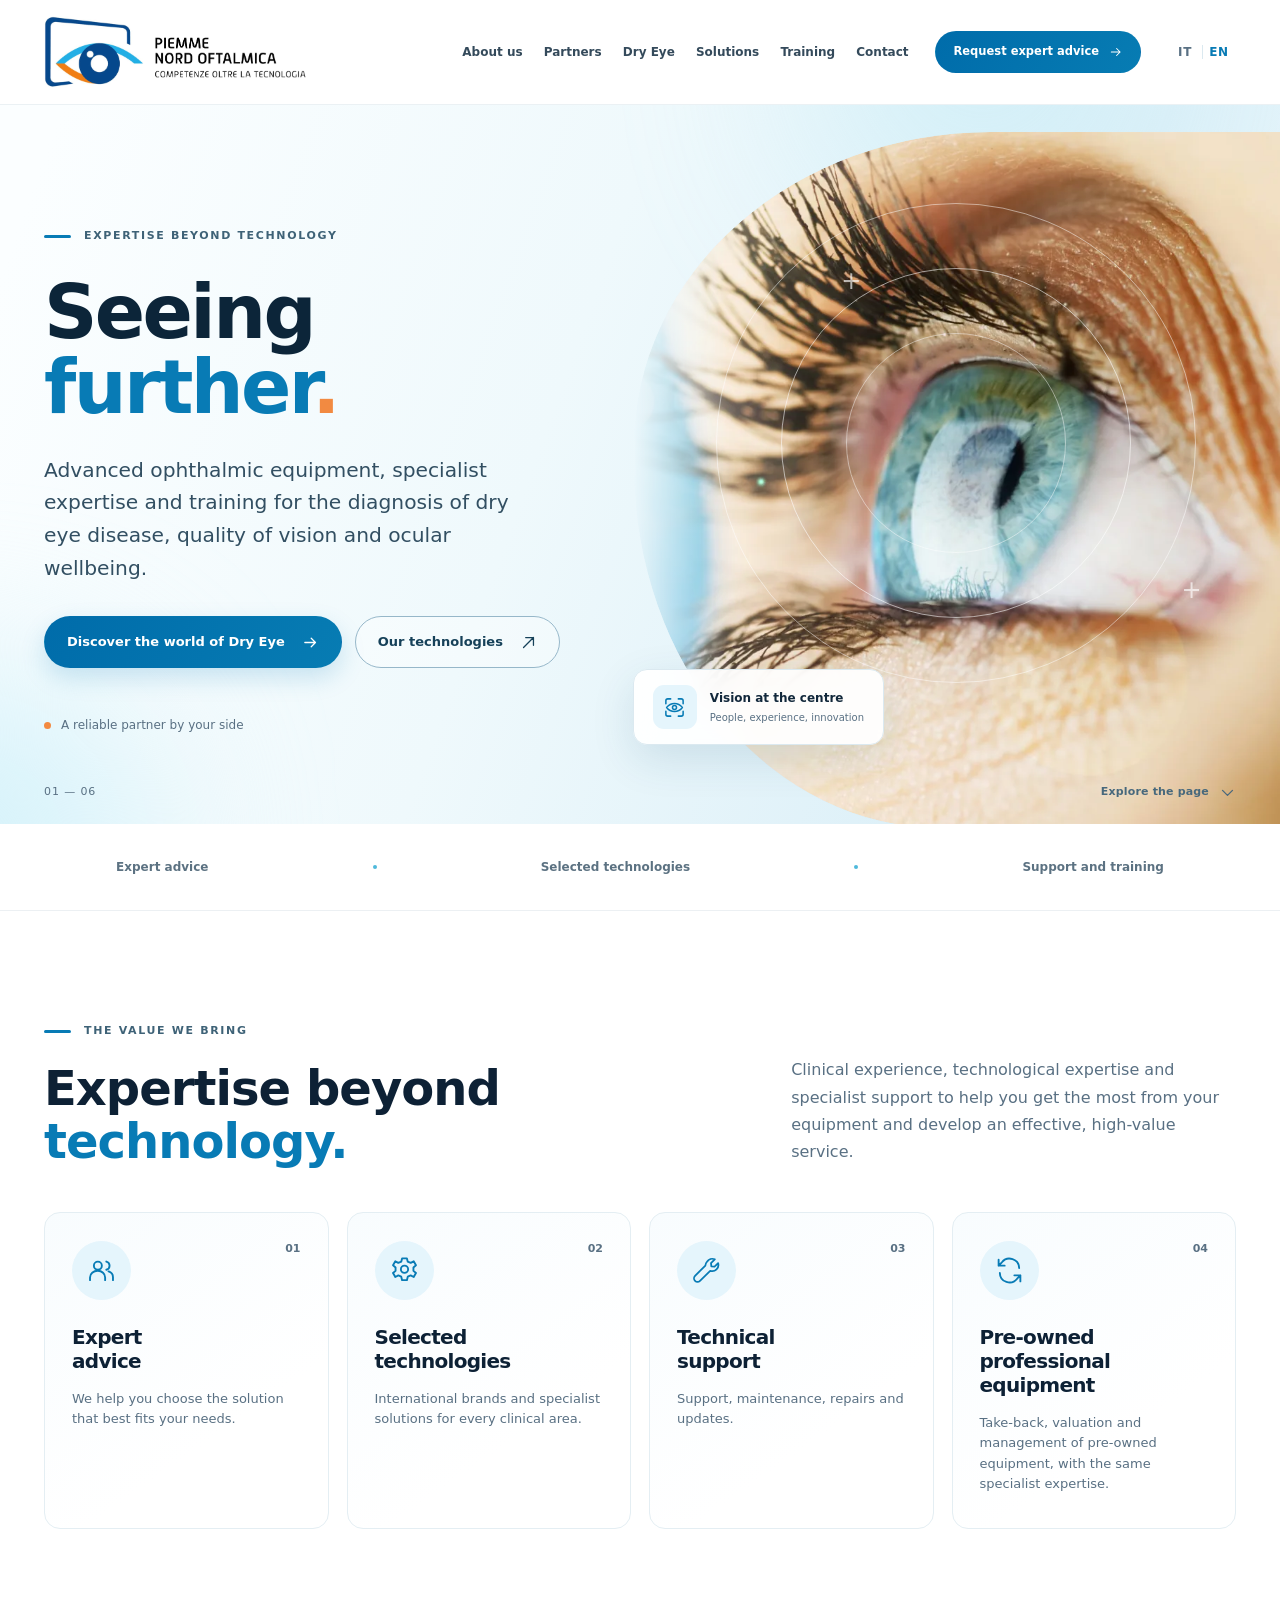
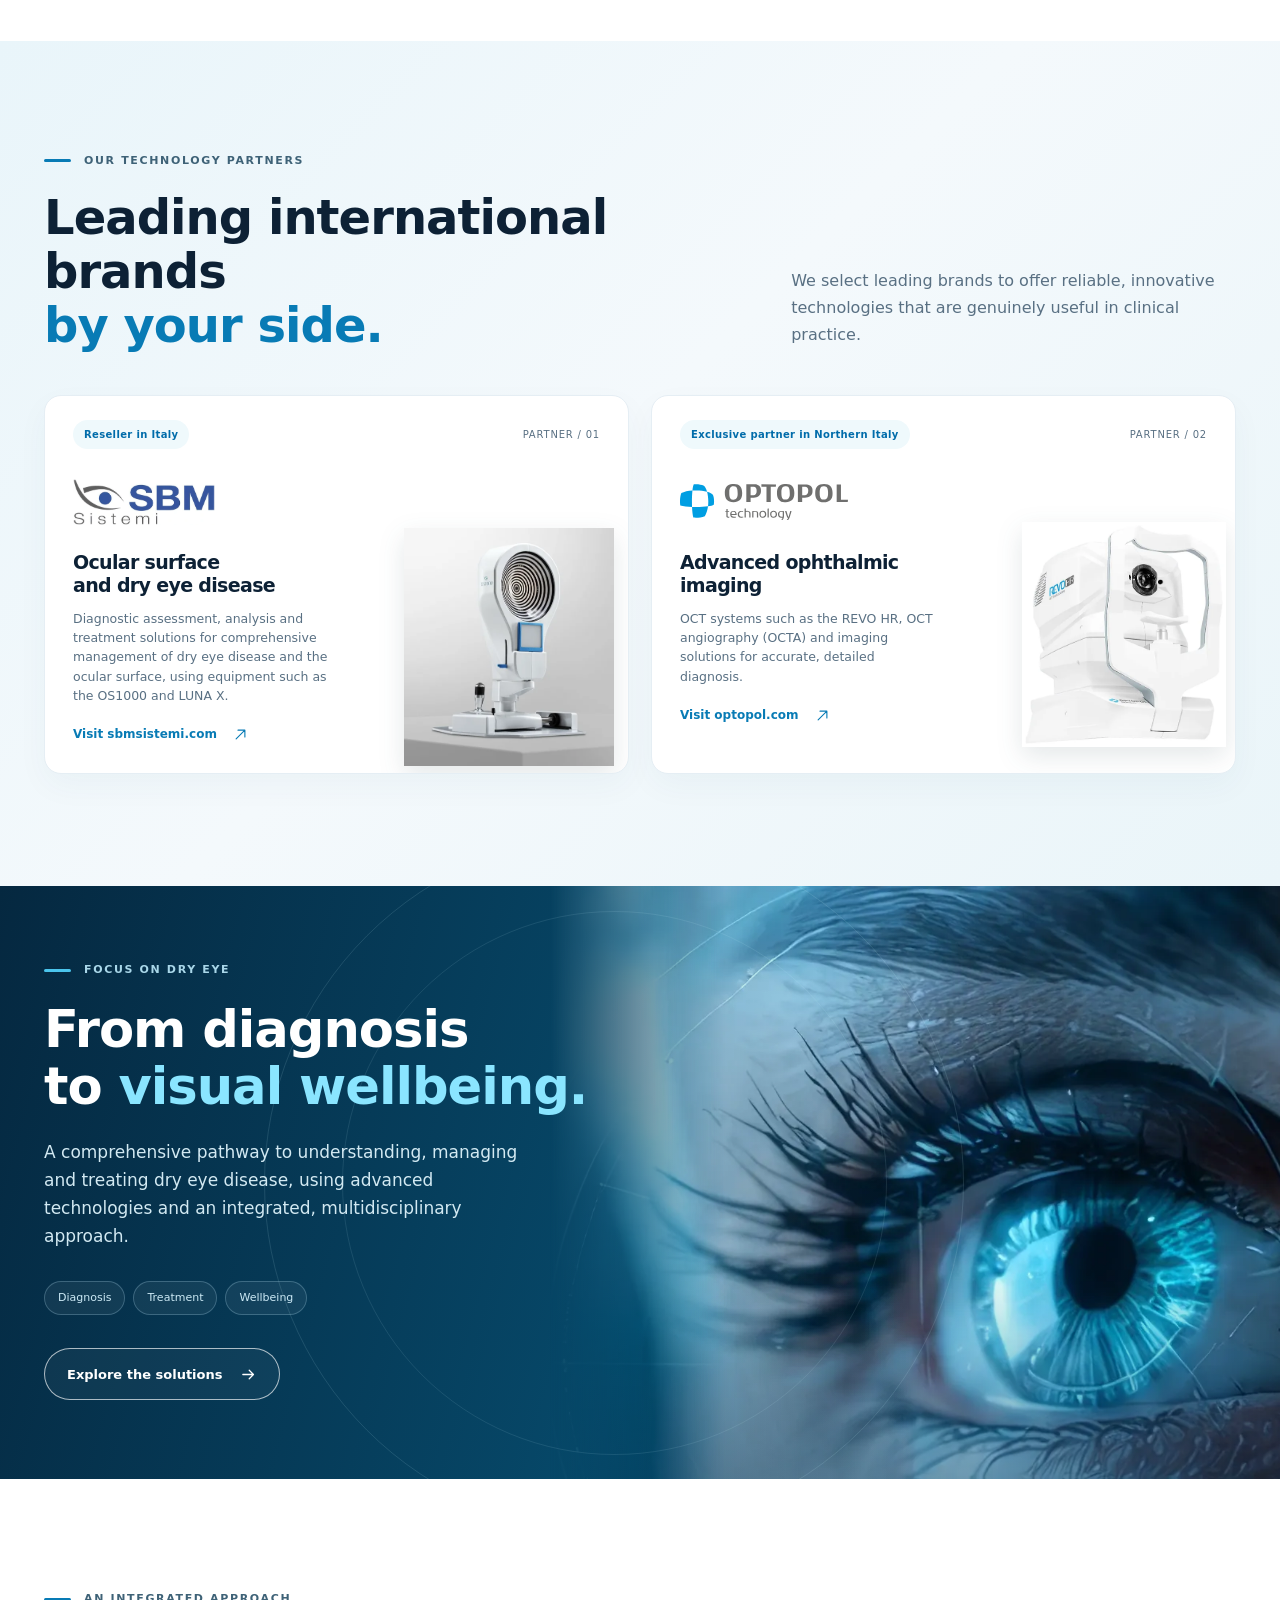
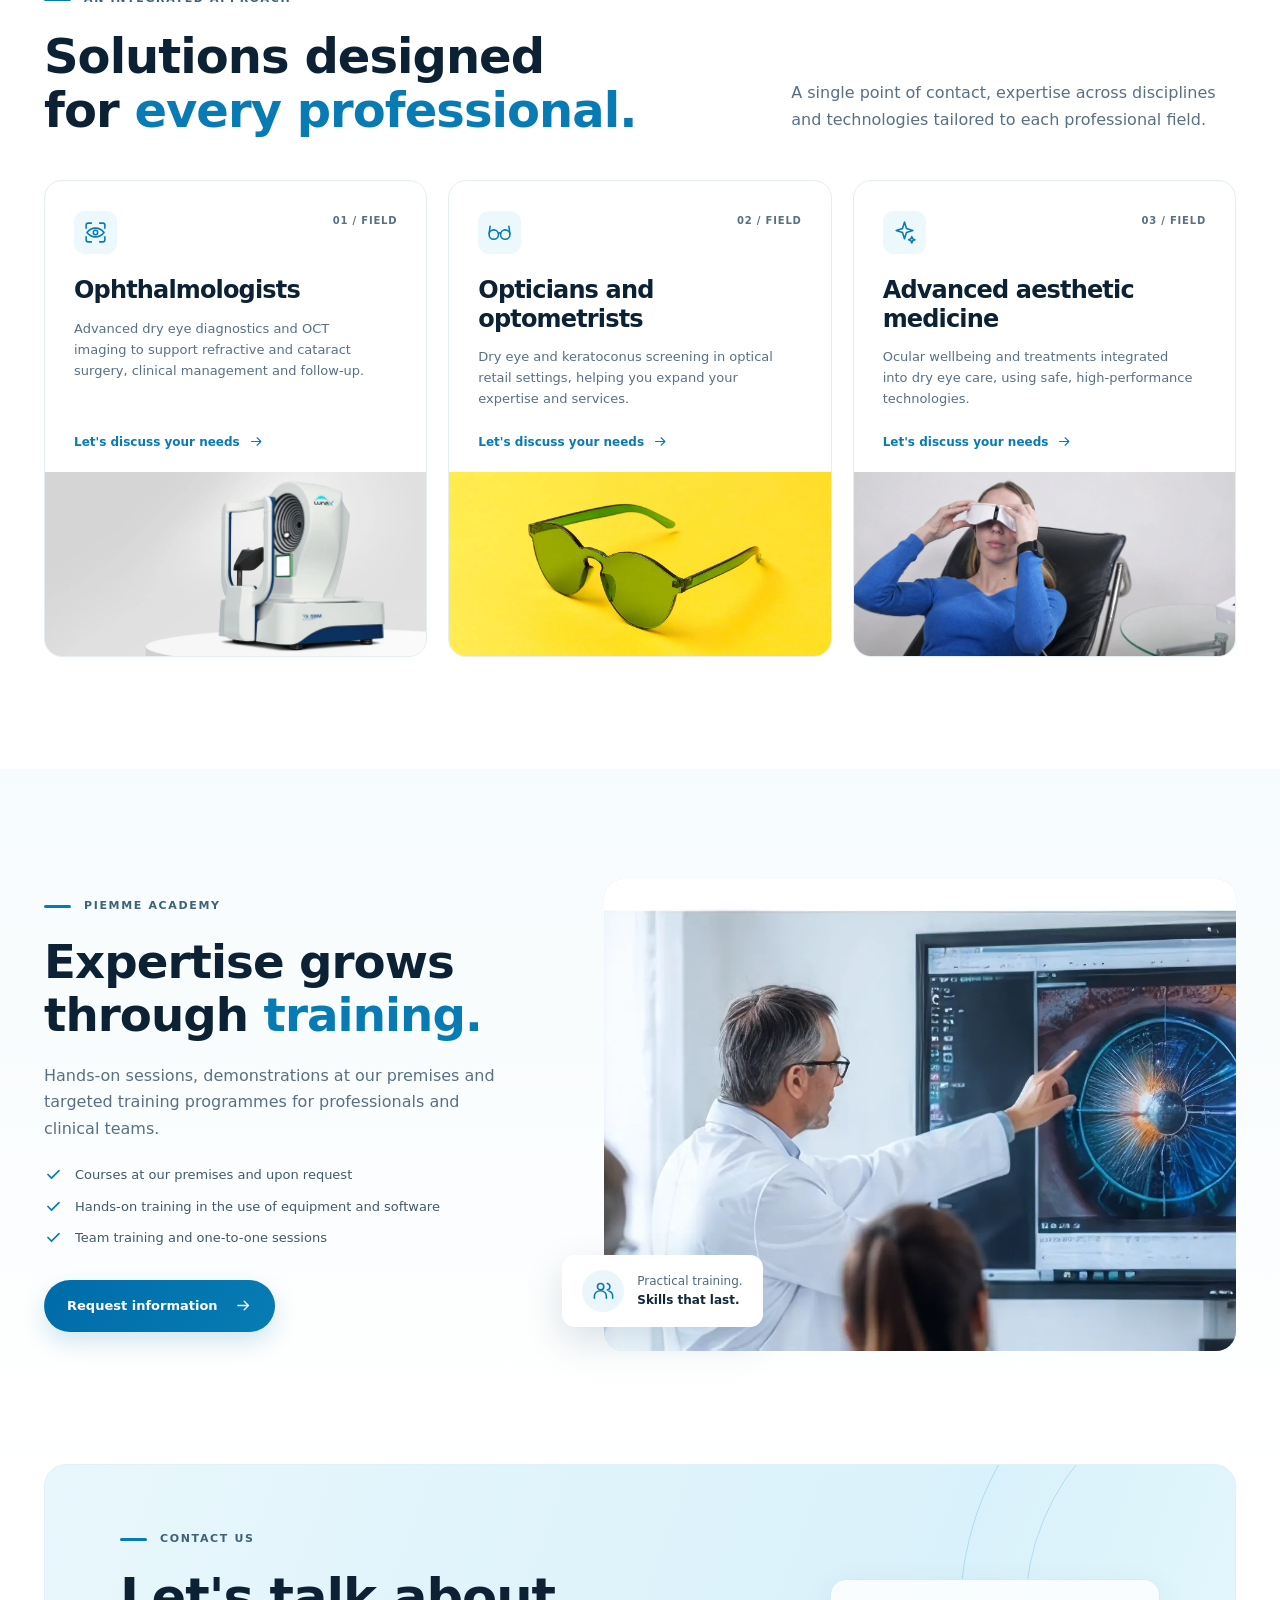
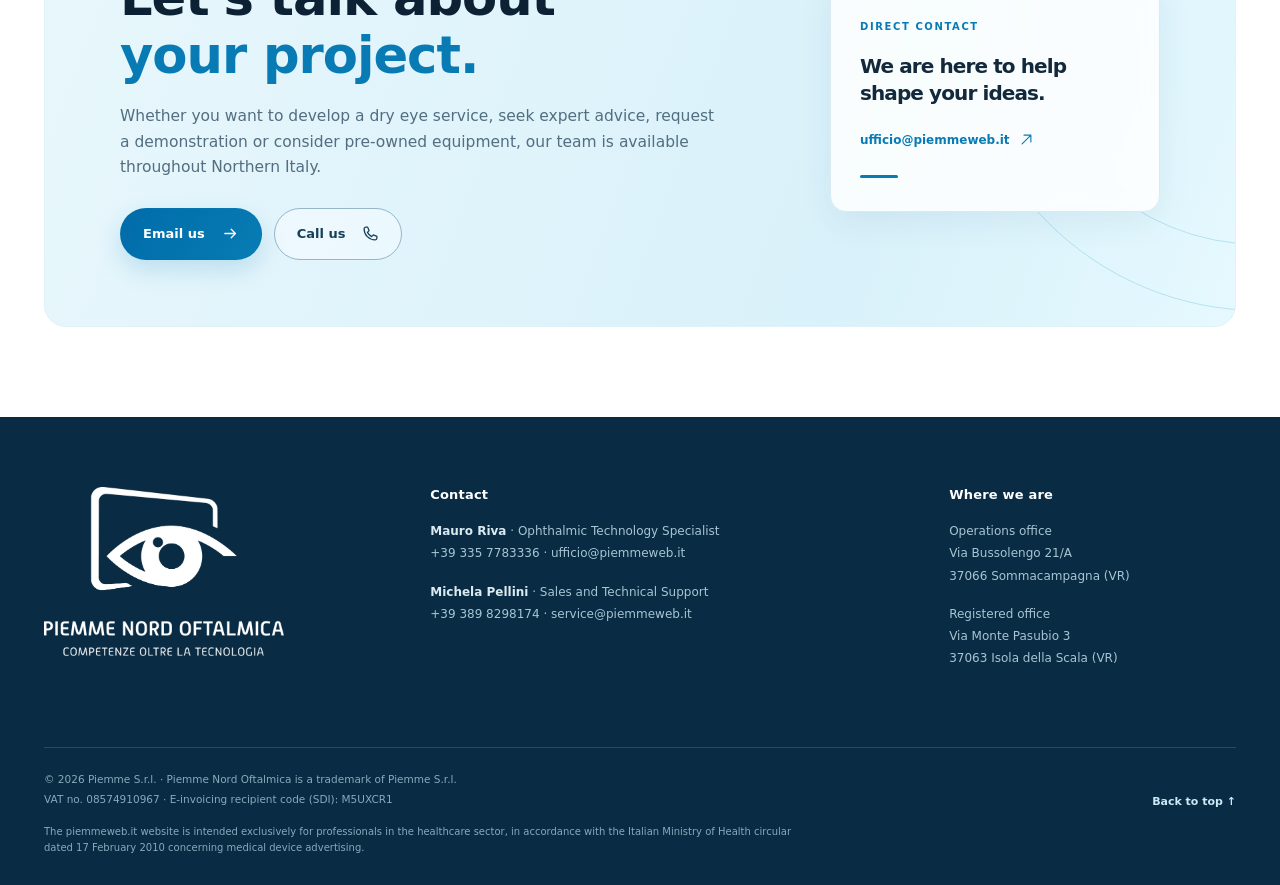
<file: index.html>
<!doctype html>
<html lang="it">
<head>
  <meta charset="utf-8">
  <meta name="viewport" content="width=device-width, initial-scale=1">
  <script>
    /* Lingua automatica: se la pagina non è nella lingua preferita, passa all'altra versione prima di mostrarla.
       Vale la scelta fatta con il selettore (localStorage "pno-lang"); altrimenti la prima lingua del browser:
       italiano → IT, qualunque altra → EN. I crawler non vengono reindirizzati, così indicizzano entrambe le pagine. */
    (function () {
      var page = document.documentElement.lang;
      if (/bot|crawl|spider|slurp|lighthouse/i.test(navigator.userAgent)) return;
      var lang;
      try { lang = localStorage.getItem('pno-lang'); } catch (e) {}
      if (lang !== 'it' && lang !== 'en') {
        var first = ((navigator.languages && navigator.languages[0]) || navigator.language || '').toLowerCase();
        lang = first.indexOf('it') === 0 ? 'it' : 'en';
      }
      if (lang !== page) location.replace((page === 'it' ? 'en/index.html' : '../index.html') + location.hash);
    })();
  </script>
  <meta name="theme-color" content="#f8fcfd">
  <meta name="description" content="Piemme Nord Oftalmica distribuisce in Nord Italia strumenti oftalmici SBM Sistemi e Optopol: diagnosi Dry Eye, OCT, assistenza tecnica, usato e formazione.">
  <title>Strumenti oftalmici e diagnosi Dry Eye | Piemme Nord Oftalmica</title>
  <link rel="canonical" href="https://www.piemmeweb.it/">
  <link rel="alternate" hreflang="it" href="https://www.piemmeweb.it/">
  <link rel="alternate" hreflang="en" href="https://www.piemmeweb.it/en/">
  <link rel="alternate" hreflang="x-default" href="https://www.piemmeweb.it/en/">
  <link rel="icon" href="assets/favicon.png" type="image/png">
  <link rel="apple-touch-icon" href="assets/apple-touch-icon.png">
  <!-- Anteprima nei social e nelle app di messaggistica -->
  <meta property="og:type" content="website">
  <meta property="og:site_name" content="Piemme Nord Oftalmica">
  <meta property="og:title" content="Strumenti oftalmici e diagnosi Dry Eye | Piemme Nord Oftalmica">
  <meta property="og:description" content="Piemme Nord Oftalmica distribuisce in Nord Italia strumenti oftalmici SBM Sistemi e Optopol: diagnosi Dry Eye, OCT, assistenza tecnica, usato e formazione.">
  <meta property="og:url" content="https://www.piemmeweb.it/">
  <meta property="og:image" content="https://www.piemmeweb.it/assets/og-image.jpg">
  <meta property="og:image:width" content="1200">
  <meta property="og:image:height" content="630">
  <meta property="og:locale" content="it_IT">
  <meta property="og:locale:alternate" content="en_US">
  <meta name="twitter:card" content="summary_large_image">
  <!-- Dati strutturati per motori di ricerca e assistenti AI: devono restare coerenti con i contatti visibili -->
  <script type="application/ld+json">
  {
    "@context": "https://schema.org",
    "@graph": [
      {
        "@type": "Organization",
        "@id": "https://www.piemmeweb.it/#organization",
        "name": "Piemme Nord Oftalmica",
        "legalName": "Piemme S.r.l.",
        "url": "https://www.piemmeweb.it/",
        "logo": "https://www.piemmeweb.it/assets/logo-testata.png",
        "image": "https://www.piemmeweb.it/assets/og-image.jpg",
        "email": "ufficio@piemmeweb.it",
        "telephone": "+39 335 7783336",
        "vatID": "IT08574910967",
        "address": {
          "@type": "PostalAddress",
          "streetAddress": "Via Bussolengo 21/A",
          "postalCode": "37066",
          "addressLocality": "Sommacampagna",
          "addressRegion": "VR",
          "addressCountry": "IT"
        },
        "contactPoint": [
          {
            "@type": "ContactPoint",
            "contactType": "sales",
            "name": "Mauro Riva",
            "telephone": "+39 335 7783336",
            "email": "ufficio@piemmeweb.it"
          },
          {
            "@type": "ContactPoint",
            "contactType": "technical support",
            "name": "Michela Pellini",
            "telephone": "+39 389 8298174",
            "email": "service@piemmeweb.it"
          }
        ],
        "areaServed": {
          "@type": "Place",
          "name": "Nord Italia"
        },
        "knowsAbout": [
          "strumentazione oftalmica",
          "diagnosi Dry Eye (occhio secco)",
          "analisi della superficie oculare",
          "OCT e angio-OCT",
          "SBM Sistemi",
          "Optopol",
          "assistenza tecnica di strumenti oftalmici",
          "strumenti oftalmici usati",
          "formazione oftalmica"
        ],
        "makesOffer": [
          {
            "@type": "Offer",
            "itemOffered": {
              "@type": "Service",
              "name": "Consulenza specialistica"
            }
          },
          {
            "@type": "Offer",
            "itemOffered": {
              "@type": "Service",
              "name": "Vendita di tecnologie oftalmiche selezionate"
            }
          },
          {
            "@type": "Offer",
            "itemOffered": {
              "@type": "Service",
              "name": "Assistenza tecnica"
            }
          },
          {
            "@type": "Offer",
            "itemOffered": {
              "@type": "Service",
              "name": "Ritiro e gestione dell'usato professionale"
            }
          },
          {
            "@type": "Offer",
            "itemOffered": {
              "@type": "Service",
              "name": "Formazione (Piemme Academy)"
            }
          }
        ]
      },
      {
        "@type": "WebSite",
        "@id": "https://www.piemmeweb.it/#website",
        "url": "https://www.piemmeweb.it/",
        "name": "Piemme Nord Oftalmica",
        "inLanguage": [
          "it",
          "en"
        ],
        "publisher": {
          "@id": "https://www.piemmeweb.it/#organization"
        }
      },
      {
        "@type": "WebPage",
        "@id": "https://www.piemmeweb.it/#webpage",
        "url": "https://www.piemmeweb.it/",
        "name": "Strumenti oftalmici e diagnosi Dry Eye | Piemme Nord Oftalmica",
        "description": "Piemme Nord Oftalmica distribuisce in Nord Italia strumenti oftalmici SBM Sistemi e Optopol: diagnosi Dry Eye, OCT, assistenza tecnica, usato e formazione.",
        "inLanguage": "it",
        "isPartOf": {
          "@id": "https://www.piemmeweb.it/#website"
        },
        "about": {
          "@id": "https://www.piemmeweb.it/#organization"
        },
        "primaryImageOfPage": "https://www.piemmeweb.it/assets/og-image.jpg"
      }
    ]
  }
  </script>
  <link rel="preload" href="assets/hero-eye.webp" as="image">
  <link rel="stylesheet" href="styles.css">
  <script src="script.js" defer></script>
</head>
<body>
  <a class="skip-link" href="#contenuto">Vai al contenuto</a>

  <!-- Sprite delle icone: ogni simbolo si richiama con <use href="#i-…"/> -->
  <svg class="svg-sprite" xmlns="http://www.w3.org/2000/svg" aria-hidden="true" focusable="false">
    <symbol id="i-arrow" viewBox="0 0 24 24"><path d="M4 12h15m-6-6 6 6-6 6"/></symbol>
    <symbol id="i-arrow-up" viewBox="0 0 24 24"><path d="M5 19 19 5M8 5h11v11"/></symbol>
    <symbol id="i-people" viewBox="0 0 24 24"><circle cx="9" cy="8" r="3.3"/><path d="M2.5 20v-2.3c0-3 2.7-5.5 6.4-5.5 3.5 0 6.1 2.5 6.1 5.5V20M16 4.6a3.5 3.5 0 0 1 0 6.8m1.8 1.4c2.2.6 3.7 2.5 3.7 4.8V20"/></symbol>
    <symbol id="i-gear" viewBox="0 0 24 24"><path d="m10 2-.7 2.7-2.4 1L4.4 4.4 2.5 7.7 4.6 9.5v2.8l-2.1 1.8 1.9 3.3 2.5-1.3 2.4 1 .7 2.9h4l.7-2.9 2.4-1 2.5 1.3 1.9-3.3-2.1-1.8V9.5l2.1-1.8-1.9-3.3-2.5 1.3-2.4-1L14 2z"/><circle cx="12" cy="11" r="3"/></symbol>
    <symbol id="i-tool" viewBox="0 0 24 24"><path d="M14.1 5a5.4 5.4 0 0 1 6.8-2.1l-3.3 3.3.3 2.8 2.8.3 3.1-3.1a5.4 5.4 0 0 1-6.9 6.7L8 21.6a3 3 0 0 1-4.3-4.3l9-9a5.4 5.4 0 0 1 1.4-3.3Z" transform="translate(-1 0) scale(.95)"/></symbol>
    <symbol id="i-refresh" viewBox="0 0 24 24"><path d="M20 10a8 8 0 0 0-14.3-4.8L3 8m0-5v5h5m-4 6a8 8 0 0 0 14.3 4.8L21 16m0 5v-5h-5"/></symbol>
    <symbol id="i-scan" viewBox="0 0 24 24"><path d="M3 8V5a2 2 0 0 1 2-2h3m8 0h3a2 2 0 0 1 2 2v3M21 16v3a2 2 0 0 1-2 2h-3M8 21H5a2 2 0 0 1-2-2v-3"/><path d="M3.8 12s3.2-4.2 8.2-4.2 8.2 4.2 8.2 4.2-3.2 4.2-8.2 4.2S3.8 12 3.8 12Z"/><circle cx="12" cy="12" r="2.1"/></symbol>
    <symbol id="i-glasses" viewBox="0 0 24 24"><circle cx="6.5" cy="14" r="4.5"/><circle cx="17.5" cy="14" r="4.5"/><path d="M11 13c.7-1 1.3-1 2 0M2 13l1-7m19 7-1-7"/></symbol>
    <symbol id="i-sparkle" viewBox="0 0 24 24"><path d="m12 2 1.9 6.1L20 10l-6.1 1.9L12 18l-1.9-6.1L4 10l6.1-1.9L12 2Zm7 14 .9 2.1L22 19l-2.1.9L19 22l-.9-2.1L16 19l2.1-.9L19 16Z"/></symbol>
    <symbol id="i-check" viewBox="0 0 24 24"><path d="m5 12 4.5 4.5L19 7"/></symbol>
    <symbol id="i-mail" viewBox="0 0 24 24"><rect x="3" y="5" width="18" height="14" rx="2"/><path d="m4 7 8 6 8-6"/></symbol>
    <symbol id="i-phone" viewBox="0 0 24 24"><path d="M8 3H5.5A2.5 2.5 0 0 0 3 5.5c0 8.6 6.9 15.5 15.5 15.5A2.5 2.5 0 0 0 21 18.5V16l-5-2-2.5 2.4a16.4 16.4 0 0 1-5.9-5.9L10 8 8 3Z"/></symbol>
    <symbol id="i-location" viewBox="0 0 24 24"><path d="M19 10c0 5-7 11-7 11S5 15 5 10a7 7 0 1 1 14 0Z"/><circle cx="12" cy="10" r="2.4"/></symbol>
    <symbol id="i-chevron" viewBox="0 0 24 24"><path d="m5 9 7 7 7-7"/></symbol>
  </svg>

  <header class="site-header" id="testata">
    <div class="container header-inner">
      <a class="brand" href="#inizio" aria-label="Piemme Nord Oftalmica, torna all'inizio">
        <img class="brand-mark" src="assets/logo-testata.png" alt="" width="789" height="216">
      </a>

      <nav class="main-nav" id="navigazione" aria-label="Navigazione principale">
        <a href="#valore" data-nav>Chi siamo</a>
        <a href="#partner" data-nav>Partner</a>
        <a href="#dry-eye" data-nav>Dry Eye</a>
        <a href="#soluzioni" data-nav>Soluzioni</a>
        <a href="#formazione" data-nav>Formazione</a>
        <a href="#contatti" data-nav>Contatti</a>
      </nav>

      <a class="button button-primary header-cta" href="#contatti">Richiedi una consulenza <svg class="icon" aria-hidden="true"><use href="#i-arrow"/></svg></a>
      <nav class="lang-switch" aria-label="Lingua">
        <a href="index.html" hreflang="it" lang="it" data-lang="it" aria-current="true">IT</a>
        <a href="en/index.html" hreflang="en" lang="en" data-lang="en">EN</a>
      </nav>
      <button class="menu-toggle" id="menu-toggle" type="button" aria-label="Apri menu" data-label-open="Apri menu" data-label-close="Chiudi menu" aria-controls="navigazione" aria-expanded="false">
        <span></span><span></span><span></span>
      </button>
    </div>
    <div class="scroll-progress" id="scroll-progress" aria-hidden="true"></div>
  </header>

  <main id="contenuto">
    <section class="hero" id="inizio" aria-labelledby="hero-heading">
      <div class="hero-halo hero-halo-one" aria-hidden="true"></div>
      <div class="hero-halo hero-halo-two" aria-hidden="true"></div>
      <div class="container hero-inner">
        <div class="hero-copy">
          <p class="eyebrow"><span class="eyebrow-rule"></span> Competenze oltre la tecnologia</p>
          <h1 id="hero-heading">Uno sguardo<br><span>più lontano<span class="hero-dot">.</span></span></h1>
          <p class="hero-lead">Strumenti oftalmici avanzati, competenza specialistica e formazione per la diagnosi dell'occhio secco, la qualità della visione e il benessere oculare.</p>
          <div class="hero-actions">
            <a class="button button-primary" href="#dry-eye">Scopri il mondo Dry Eye <svg class="icon" aria-hidden="true"><use href="#i-arrow"/></svg></a>
            <a class="button button-outline" href="#partner">Le nostre tecnologie <svg class="icon" aria-hidden="true"><use href="#i-arrow-up"/></svg></a>
          </div>
          <p class="hero-footnote"><span class="small-dot"></span> Un partner affidabile al tuo fianco</p>
        </div>
        <div class="hero-art" aria-hidden="true">
          <div class="hero-image-frame"><img class="hero-image" src="assets/hero-eye.webp" alt="" width="1188" height="1034" fetchpriority="high"></div>
          <span class="orbit orbit-one"></span>
          <span class="orbit orbit-two"></span>
          <span class="orbit orbit-three"></span>
          <span class="image-cross image-cross-one">+</span>
          <span class="image-cross image-cross-two">+</span>
          <div class="hero-annotation">
            <span class="annotation-mark"><svg class="icon"><use href="#i-scan"/></svg></span>
            <span><strong>La visione al centro</strong><small>Persone, esperienza, innovazione</small></span>
          </div>
        </div>
      </div>
      <div class="container hero-bottom">
        <span aria-hidden="true">01 — 06</span>
        <a href="#valore">Esplora la pagina <svg class="icon" aria-hidden="true"><use href="#i-chevron"/></svg></a>
      </div>
    </section>

    <div class="trust-strip">
      <div class="container trust-inner">
        <span>Consulenza specialistica</span>
        <span class="trust-dot" aria-hidden="true"></span>
        <span>Tecnologie selezionate</span>
        <span class="trust-dot" aria-hidden="true"></span>
        <span>Assistenza e formazione</span>
      </div>
    </div>

    <section class="section section-values" id="valore" aria-labelledby="valore-heading">
      <div class="container">
        <div class="section-intro section-intro-split">
          <div>
            <p class="eyebrow"><span class="eyebrow-rule"></span> Il nostro valore</p>
            <h2 id="valore-heading">Competenze oltre<br>la <span class="text-blue">tecnologia.</span></h2>
          </div>
          <p class="section-description">Esperienza clinica, conoscenza tecnologica e supporto specialistico per aiutarti a ottenere il massimo dalle tue apparecchiature e costruire un servizio efficace e di valore.</p>
        </div>
        <div class="values-grid">
          <article class="value-card">
            <div class="value-top">
              <span class="icon-circle"><svg class="icon" aria-hidden="true"><use href="#i-people"/></svg></span>
              <span class="card-number" aria-hidden="true">01</span>
            </div>
            <h3>Consulenza<br>specialistica</h3>
            <p>Ti aiutiamo a scegliere la soluzione più adatta alle tue esigenze.</p>
          </article>
          <article class="value-card">
            <div class="value-top">
              <span class="icon-circle"><svg class="icon" aria-hidden="true"><use href="#i-gear"/></svg></span>
              <span class="card-number" aria-hidden="true">02</span>
            </div>
            <h3>Tecnologie<br>selezionate</h3>
            <p>Brand internazionali e soluzioni specialistiche per ogni area clinica.</p>
          </article>
          <article class="value-card">
            <div class="value-top">
              <span class="icon-circle"><svg class="icon" aria-hidden="true"><use href="#i-tool"/></svg></span>
              <span class="card-number" aria-hidden="true">03</span>
            </div>
            <h3>Assistenza<br>tecnica</h3>
            <p>Supporto, manutenzione, riparazione e aggiornamenti.</p>
          </article>
          <article class="value-card">
            <div class="value-top">
              <span class="icon-circle"><svg class="icon" aria-hidden="true"><use href="#i-refresh"/></svg></span>
              <span class="card-number" aria-hidden="true">04</span>
            </div>
            <h3>Usato<br>professionale</h3>
            <p>Ritiro, valutazione e gestione dell'usato con la stessa competenza.</p>
          </article>
        </div>
      </div>
    </section>

    <section class="section section-partners" id="partner" aria-labelledby="partner-heading">
      <div class="container">
        <div class="section-intro partners-intro">
          <div>
            <p class="eyebrow"><span class="eyebrow-rule"></span> I nostri partner tecnologici</p>
            <h2 id="partner-heading">Eccellenze internazionali<br><span class="text-blue">al tuo fianco.</span></h2>
          </div>
          <p class="section-description">Selezioniamo marchi di riferimento per offrire tecnologie affidabili, innovative e realmente utili alla pratica clinica.</p>
        </div>
        <div class="partners-grid">
          <article class="partner-card">
            <div class="partner-card-head">
              <span class="small-label">Rivenditore Italia</span>
              <span class="partner-serial" aria-hidden="true">PARTNER / 01</span>
            </div>
            <div class="partner-card-body">
              <div class="partner-copy">
                <div class="partner-logo sbm-logo">
                  <img src="assets/logo-sbm.webp" alt="SBM Sistemi" width="427" height="138" loading="lazy">
                </div>
                <h3>Superficie oculare<br>e Dry Eye</h3>
                <p>Diagnostica, analisi e trattamenti per la gestione completa del Dry Eye e della superficie oculare, con strumenti come OS1000 e LUNA X.</p>
                <a class="text-link" href="https://www.sbmsistemi.com/" target="_blank" rel="noopener noreferrer">Visita sbmsistemi.com<span class="visually-hidden"> (si apre in una nuova scheda)</span> <svg class="icon" aria-hidden="true"><use href="#i-arrow-up"/></svg></a>
              </div>
              <img class="product-image sbm-device" src="assets/sbm-device.webp" alt="Strumento SBM Sistemi OS1000" width="527" height="600" loading="lazy">
            </div>
          </article>
          <article class="partner-card">
            <div class="partner-card-head">
              <span class="small-label">Esclusiva Nord Italia</span>
              <span class="partner-serial" aria-hidden="true">PARTNER / 02</span>
            </div>
            <div class="partner-card-body">
              <div class="partner-copy">
                <div class="partner-logo optopol-logo">
                  <img src="assets/logo-optopol.svg" alt="Optopol Technology" width="460" height="98" loading="lazy">
                </div>
                <h3>Imaging oftalmico<br>avanzato</h3>
                <p>OCT come REVO HR, angio-OCT e soluzioni di imaging per una diagnosi precisa e approfondita.</p>
                <a class="text-link" href="https://www.optopol.com/" target="_blank" rel="noopener noreferrer">Visita optopol.com<span class="visually-hidden"> (si apre in una nuova scheda)</span> <svg class="icon" aria-hidden="true"><use href="#i-arrow-up"/></svg></a>
              </div>
              <img class="product-image optopol-device" src="assets/optopol-device.webp" alt="Optopol REVO HR, OCT con fundus camera" width="545" height="600" loading="lazy">
            </div>
          </article>
        </div>
      </div>
    </section>

    <section class="section-dry" id="dry-eye" aria-labelledby="dry-heading">
      <div class="dry-visual" aria-hidden="true"><img src="assets/dry-eye.webp" alt="" width="1892" height="816" loading="lazy"></div>
      <div class="dry-rings" aria-hidden="true"></div>
      <div class="container dry-container">
        <div class="dry-content">
          <p class="eyebrow eyebrow-light"><span class="eyebrow-rule"></span> Focus Dry Eye</p>
          <h2 id="dry-heading">Dalla diagnosi<br>al <span class="text-accent">benessere visivo.</span></h2>
          <p>Un percorso completo per comprendere, gestire e trattare il Dry Eye (sindrome dell'occhio secco), con soluzioni tecnologiche avanzate e un approccio integrato multidisciplinare.</p>
          <div class="dry-keywords">
            <span>Diagnosi</span>
            <span>Trattamento</span>
            <span>Benessere</span>
          </div>
          <a href="#soluzioni" class="button button-white-outline">Esplora le soluzioni <svg class="icon" aria-hidden="true"><use href="#i-arrow"/></svg></a>
        </div>
      </div>
    </section>

    <section class="section section-solutions" id="soluzioni" aria-labelledby="soluzioni-heading">
      <div class="container">
        <div class="section-intro solutions-intro">
          <div>
            <p class="eyebrow"><span class="eyebrow-rule"></span> Un approccio integrato</p>
            <h2 id="soluzioni-heading">Soluzioni pensate<br>per <span class="text-blue">ogni professionista.</span></h2>
          </div>
          <p class="section-description">Un unico interlocutore, competenze diverse e tecnologie mirate per ogni ambito professionale.</p>
        </div>
        <div class="solutions-grid">
          <article class="solution-card">
            <div class="solution-body">
              <span class="solution-number" aria-hidden="true">01 / SETTORE</span>
              <span class="solution-icon"><svg class="icon" aria-hidden="true"><use href="#i-scan"/></svg></span>
              <h3>Oculisti</h3>
              <p>Diagnosi Dry Eye avanzata e imaging OCT nella chirurgia refrattiva e della cataratta, gestione clinica e follow-up.</p>
              <a class="solution-link" href="#contatti">Parliamone assieme <svg class="icon" aria-hidden="true"><use href="#i-arrow"/></svg></a>
            </div>
            <div class="solution-picture"><img src="assets/oculisti.webp" alt="SBM Sistemi LUNA X, strumento diagnostico per oftalmologia" width="1600" height="744" loading="lazy"></div>
          </article>
          <article class="solution-card">
            <div class="solution-body">
              <span class="solution-number" aria-hidden="true">02 / SETTORE</span>
              <span class="solution-icon"><svg class="icon" aria-hidden="true"><use href="#i-glasses"/></svg></span>
              <h3>Ottici e<br>optometristi</h3>
              <p>Screening Dry Eye e cheratocono nel punto vendita, per ampliare competenze e servizi.</p>
              <a class="solution-link" href="#contatti">Parliamone assieme <svg class="icon" aria-hidden="true"><use href="#i-arrow"/></svg></a>
            </div>
            <div class="solution-picture solution-picture-yellow"><img src="assets/ottici.webp" alt="Occhiali professionali per il benessere visivo" width="1239" height="810" loading="lazy"></div>
          </article>
          <article class="solution-card">
            <div class="solution-body">
              <span class="solution-number" aria-hidden="true">03 / SETTORE</span>
              <span class="solution-icon"><svg class="icon" aria-hidden="true"><use href="#i-sparkle"/></svg></span>
              <h3>Medicina estetica<br>avanzata</h3>
              <p>Benessere oculare e trattamenti integrati con il Dry Eye, con tecnologie performanti e sicure.</p>
              <a class="solution-link" href="#contatti">Parliamone assieme <svg class="icon" aria-hidden="true"><use href="#i-arrow"/></svg></a>
            </div>
            <div class="solution-picture solution-picture-left"><img src="assets/estetica.webp" alt="Paziente durante un trattamento oculare" width="1600" height="774" loading="lazy"></div>
          </article>
        </div>
      </div>
    </section>

    <section class="section section-academy" id="formazione" aria-labelledby="academy-heading">
      <div class="container academy-grid">
        <div class="academy-copy">
          <p class="eyebrow"><span class="eyebrow-rule"></span> Piemme Academy</p>
          <h2 id="academy-heading">La competenza cresce<br>con la <span class="text-blue">formazione.</span></h2>
          <p class="academy-lead">Sessioni pratiche, demo in sede e percorsi formativi per professionisti e team clinici mirati.</p>
          <ul class="check-list">
            <li><svg class="icon" aria-hidden="true"><use href="#i-check"/></svg> Corsi in sede e su richiesta</li>
            <li><svg class="icon" aria-hidden="true"><use href="#i-check"/></svg> Formazione pratica su strumenti e software</li>
            <li><svg class="icon" aria-hidden="true"><use href="#i-check"/></svg> Percorsi per team e one-to-one</li>
          </ul>
          <a class="button button-primary" href="mailto:ufficio@piemmeweb.it?subject=Informazioni%20Piemme%20Academy">Richiedi informazioni <svg class="icon" aria-hidden="true"><use href="#i-arrow"/></svg></a>
        </div>
        <div class="academy-visual">
          <img src="assets/academy.webp" alt="Sessione di formazione specialistica su diagnostica dell'occhio" width="2024" height="808" loading="lazy">
          <div class="academy-caption">
            <span class="caption-icon"><svg class="icon" aria-hidden="true"><use href="#i-people"/></svg></span>
            <span>Formazione concreta.<br><strong>Competenze che restano.</strong></span>
          </div>
        </div>
      </div>
    </section>

    <section class="section-contact" id="contatti" aria-labelledby="contatti-heading">
      <div class="container">
        <div class="contact-panel">
          <span class="contact-curve contact-curve-a" aria-hidden="true"></span>
          <span class="contact-curve contact-curve-b" aria-hidden="true"></span>
          <div class="contact-copy">
            <p class="eyebrow"><span class="eyebrow-rule"></span> Contattaci</p>
            <h2 id="contatti-heading">Parliamo del<br><span class="text-blue">tuo progetto.</span></h2>
            <p>Che tu voglia sviluppare un servizio Dry Eye, ricevere una consulenza, richiedere una demo o valutare uno strumento usato, il nostro team è a tua disposizione in tutto il Nord Italia.</p>
            <div class="contact-actions">
              <a class="button button-primary" href="mailto:ufficio@piemmeweb.it?subject=Richiesta%20di%20consulenza%20-%20Piemme%20Nord%20Oftalmica">Scrivici una email <svg class="icon" aria-hidden="true"><use href="#i-arrow"/></svg></a>
              <a class="button button-outline" href="tel:+393357783336">Chiamaci <svg class="icon" aria-hidden="true"><use href="#i-phone"/></svg></a>
            </div>
          </div>
          <div class="contact-aside">
            <span class="contact-aside-eyebrow">CONTATTO DIRETTO</span>
            <p>Siamo qui per dare forma<br>alle tue idee.</p>
            <a href="mailto:ufficio@piemmeweb.it">ufficio@piemmeweb.it <svg class="icon" aria-hidden="true"><use href="#i-arrow-up"/></svg></a>
            <span class="contact-aside-lines" aria-hidden="true"></span>
          </div>
        </div>
      </div>
    </section>
  </main>

  <footer class="footer">
    <div class="container">
      <div class="footer-main">
        <div class="footer-brand-col">
          <a class="brand-footer" href="#inizio" aria-label="Piemme Nord Oftalmica, torna all'inizio">
            <img class="footer-logo" src="assets/logo-negativo.png" alt="" width="720" height="507" loading="lazy">
          </a>
        </div>
        <div class="footer-contact-col">
          <h2>Contatti</h2>
          <p><strong>Mauro Riva</strong> · Specialista in Tecnologie Oftalmiche<br><a href="tel:+393357783336">+39 335 7783336</a> · <a href="mailto:ufficio@piemmeweb.it">ufficio@piemmeweb.it</a></p>
          <p><strong>Michela Pellini</strong> · Vendita e Assistenza tecnica<br><a href="tel:+393898298174">+39 389 8298174</a> · <a href="mailto:service@piemmeweb.it">service@piemmeweb.it</a></p>
        </div>
        <div class="footer-address-col">
          <h2>Dove siamo</h2>
          <p>Sede operativa<br>Via Bussolengo 21/A<br>37066 Sommacampagna (VR)</p>
          <p>Sede legale<br>Via Monte Pasubio 3<br>37063 Isola della Scala (VR)</p>
        </div>
      </div>
      <div class="footer-bottom">
        <p>© <span id="current-year">2026</span> Piemme S.r.l. · Piemme Nord Oftalmica è un marchio di Piemme S.r.l.<br>P. IVA 08574910967 · Cod. Univoco M5UXCR1</p>
        <a href="#inizio" class="back-to-top">Torna su ↑</a>
      </div>
      <p class="footer-disclaimer">Il sito piemmeweb.it è riservato agli operatori del settore sanitario, come da circolare Ministeriale del 17/02/2010 inerente la pubblicità dei dispositivi Medici.</p>
    </div>
  </footer>
</body>
</html>
</file>
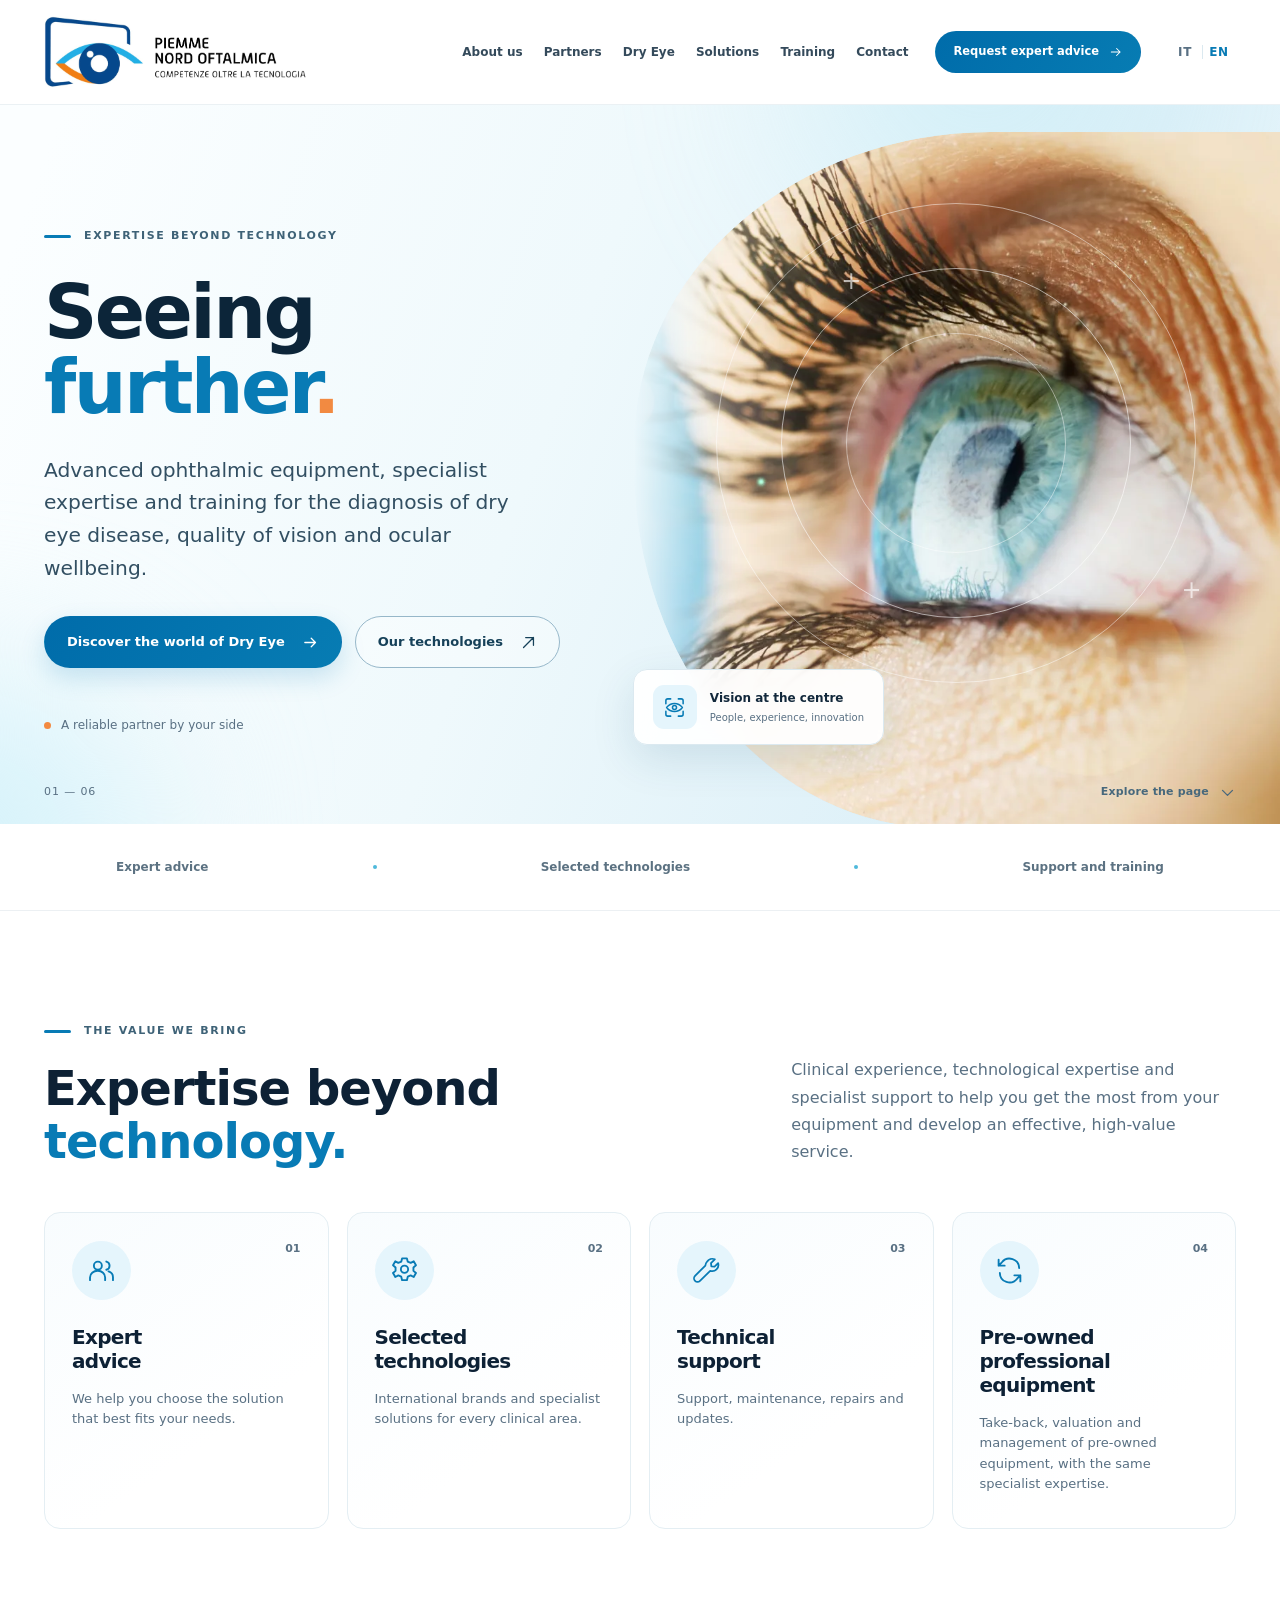
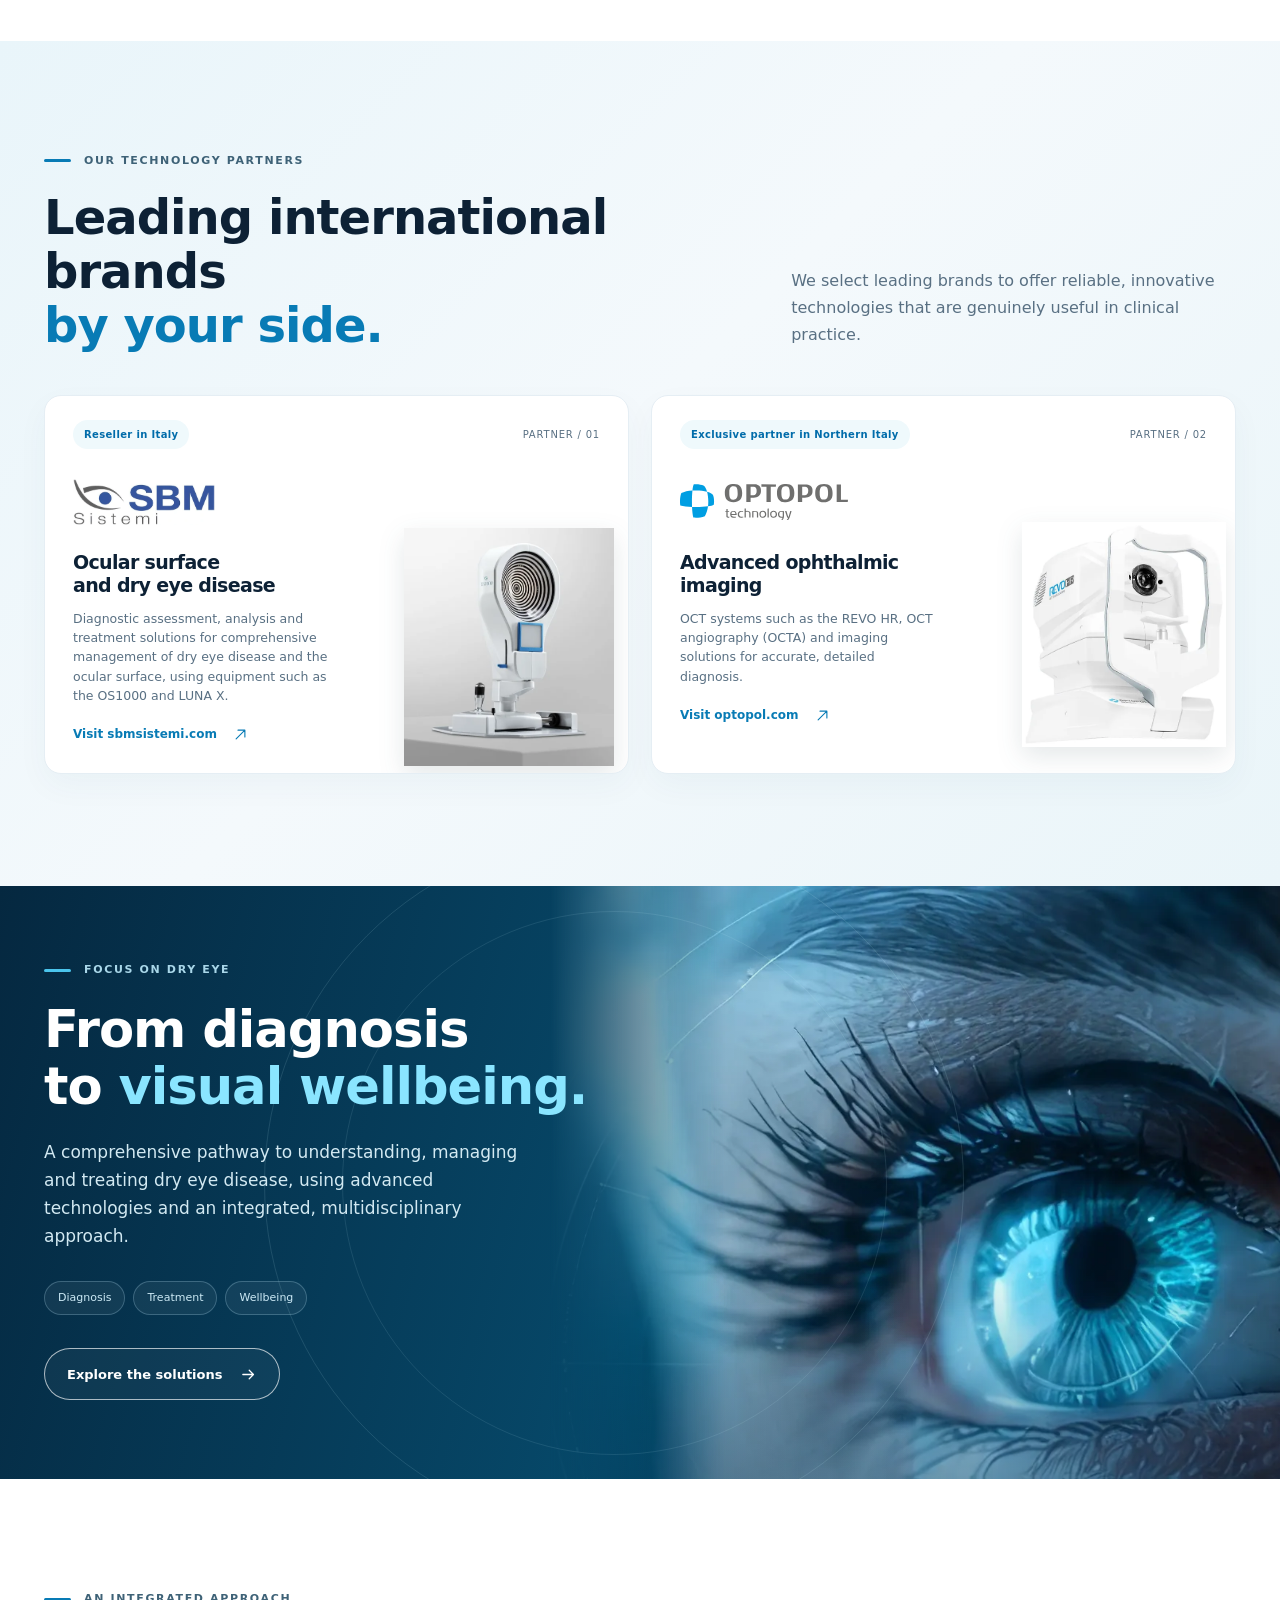
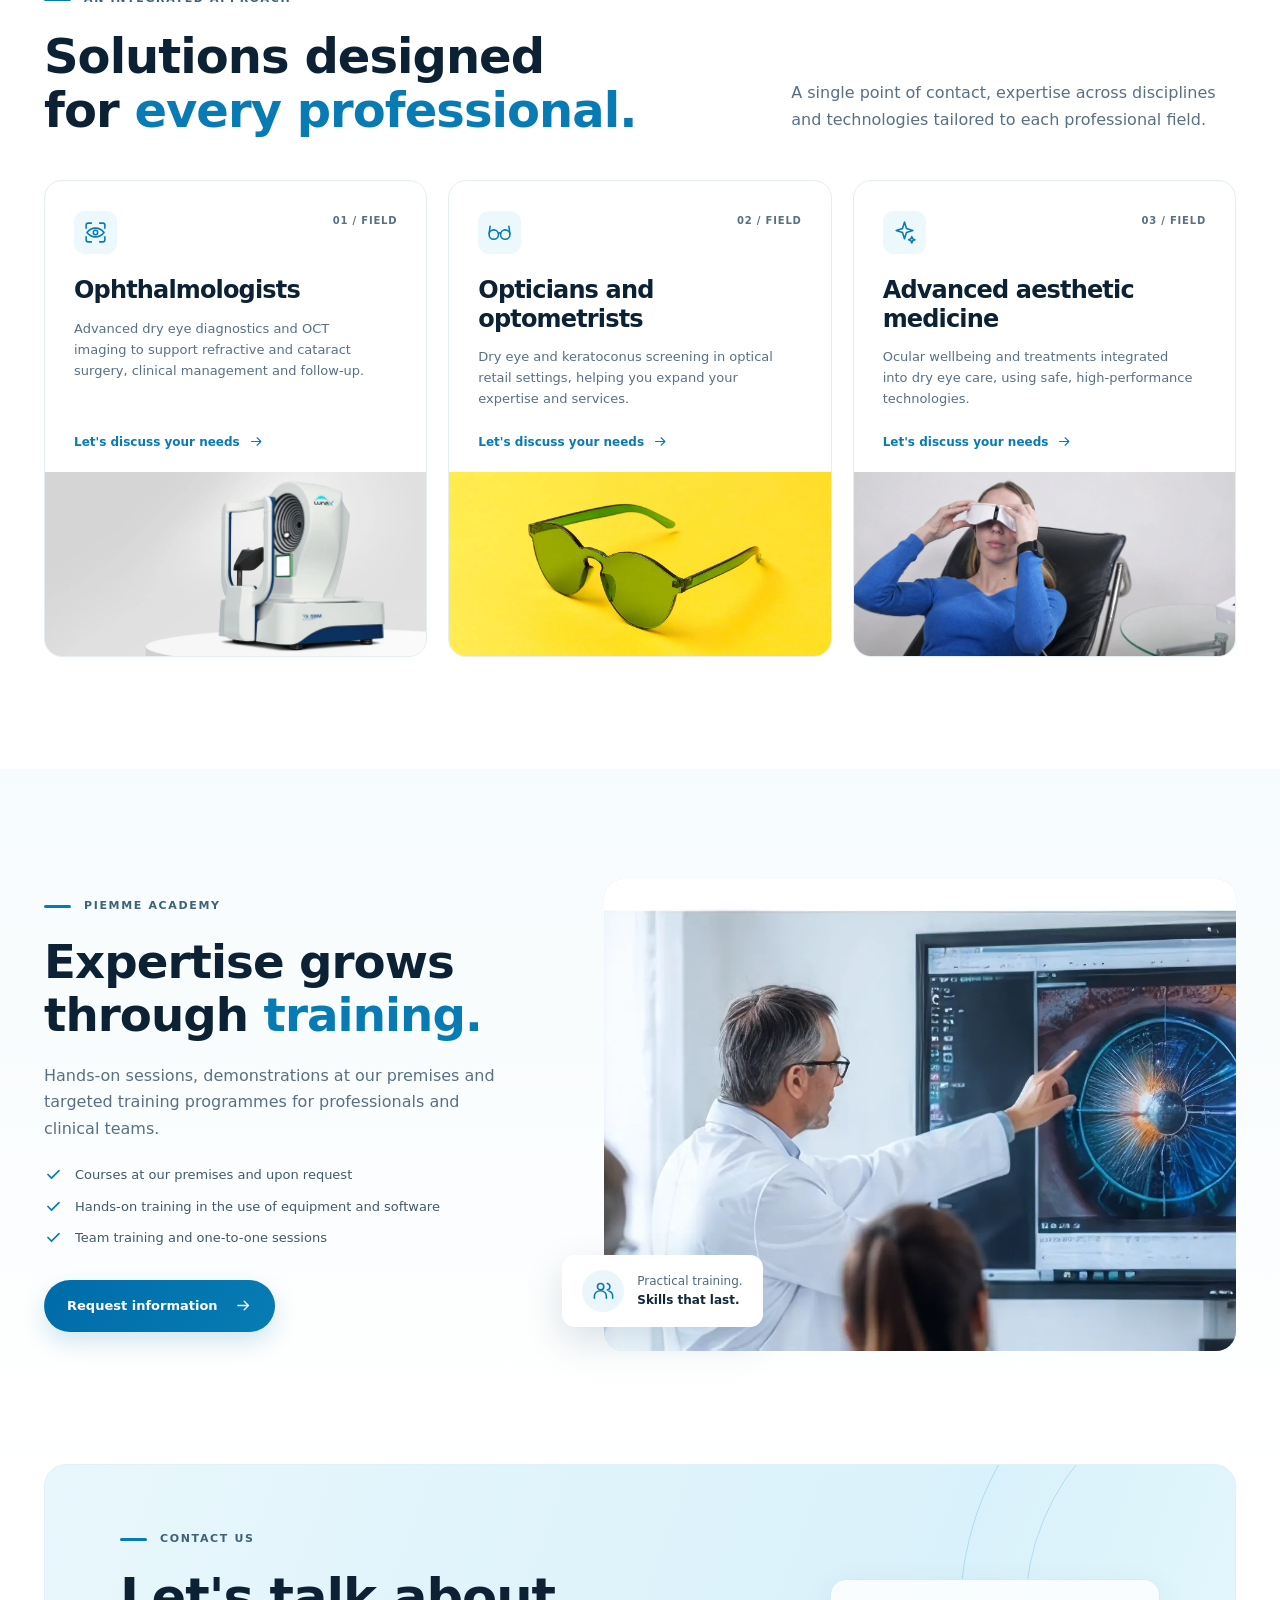
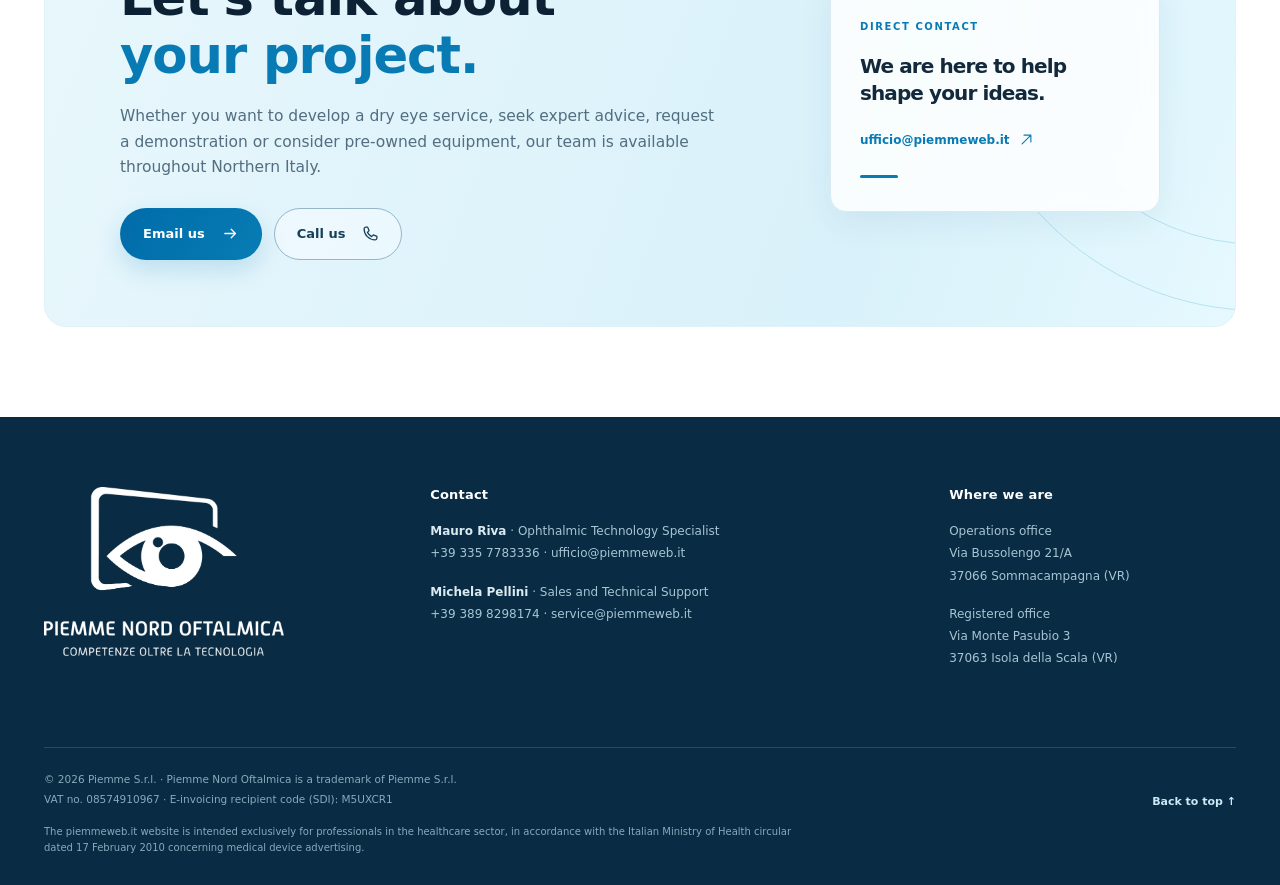
<file: en/index.html>
<!doctype html>
<html lang="en">
<head>
  <meta charset="utf-8">
  <meta name="viewport" content="width=device-width, initial-scale=1">
  <script>
    /* Lingua automatica: se la pagina non è nella lingua preferita, passa all'altra versione prima di mostrarla.
       Vale la scelta fatta con il selettore (localStorage "pno-lang"); altrimenti la prima lingua del browser:
       italiano → IT, qualunque altra → EN. I crawler non vengono reindirizzati, così indicizzano entrambe le pagine. */
    (function () {
      var page = document.documentElement.lang;
      if (/bot|crawl|spider|slurp|lighthouse/i.test(navigator.userAgent)) return;
      var lang;
      try { lang = localStorage.getItem('pno-lang'); } catch (e) {}
      if (lang !== 'it' && lang !== 'en') {
        var first = ((navigator.languages && navigator.languages[0]) || navigator.language || '').toLowerCase();
        lang = first.indexOf('it') === 0 ? 'it' : 'en';
      }
      if (lang !== page) location.replace((page === 'it' ? 'en/index.html' : '../index.html') + location.hash);
    })();
  </script>
  <meta name="theme-color" content="#f8fcfd">
  <meta name="description" content="Piemme Nord Oftalmica: SBM Sistemi and Optopol ophthalmic equipment in Northern Italy. Dry Eye diagnostics, OCT, technical support, pre-owned and training.">
  <title>Ophthalmic equipment &amp; Dry Eye diagnostics | Piemme Nord Oftalmica</title>
  <link rel="canonical" href="https://www.piemmeweb.it/en/">
  <link rel="alternate" hreflang="it" href="https://www.piemmeweb.it/">
  <link rel="alternate" hreflang="en" href="https://www.piemmeweb.it/en/">
  <link rel="alternate" hreflang="x-default" href="https://www.piemmeweb.it/en/">
  <link rel="icon" href="../assets/favicon.png" type="image/png">
  <link rel="apple-touch-icon" href="../assets/apple-touch-icon.png">
  <!-- Anteprima nei social e nelle app di messaggistica -->
  <meta property="og:type" content="website">
  <meta property="og:site_name" content="Piemme Nord Oftalmica">
  <meta property="og:title" content="Ophthalmic equipment &amp; Dry Eye diagnostics | Piemme Nord Oftalmica">
  <meta property="og:description" content="Piemme Nord Oftalmica: SBM Sistemi and Optopol ophthalmic equipment in Northern Italy. Dry Eye diagnostics, OCT, technical support, pre-owned and training.">
  <meta property="og:url" content="https://www.piemmeweb.it/en/">
  <meta property="og:image" content="https://www.piemmeweb.it/assets/og-image.jpg">
  <meta property="og:image:width" content="1200">
  <meta property="og:image:height" content="630">
  <meta property="og:locale" content="en_US">
  <meta property="og:locale:alternate" content="it_IT">
  <meta name="twitter:card" content="summary_large_image">
  <!-- Dati strutturati per motori di ricerca e assistenti AI: devono restare coerenti con i contatti visibili -->
  <script type="application/ld+json">
  {
    "@context": "https://schema.org",
    "@graph": [
      {
        "@type": "Organization",
        "@id": "https://www.piemmeweb.it/#organization",
        "name": "Piemme Nord Oftalmica",
        "legalName": "Piemme S.r.l.",
        "url": "https://www.piemmeweb.it/",
        "logo": "https://www.piemmeweb.it/assets/logo-testata.png",
        "image": "https://www.piemmeweb.it/assets/og-image.jpg",
        "email": "ufficio@piemmeweb.it",
        "telephone": "+39 335 7783336",
        "vatID": "IT08574910967",
        "address": {
          "@type": "PostalAddress",
          "streetAddress": "Via Bussolengo 21/A",
          "postalCode": "37066",
          "addressLocality": "Sommacampagna",
          "addressRegion": "VR",
          "addressCountry": "IT"
        },
        "contactPoint": [
          {
            "@type": "ContactPoint",
            "contactType": "sales",
            "name": "Mauro Riva",
            "telephone": "+39 335 7783336",
            "email": "ufficio@piemmeweb.it"
          },
          {
            "@type": "ContactPoint",
            "contactType": "technical support",
            "name": "Michela Pellini",
            "telephone": "+39 389 8298174",
            "email": "service@piemmeweb.it"
          }
        ],
        "areaServed": {
          "@type": "Place",
          "name": "Northern Italy"
        },
        "knowsAbout": [
          "ophthalmic equipment",
          "dry eye disease diagnosis",
          "ocular surface analysis",
          "OCT and OCT angiography (OCTA)",
          "SBM Sistemi",
          "Optopol",
          "ophthalmic equipment technical support",
          "pre-owned ophthalmic equipment",
          "ophthalmic training"
        ],
        "makesOffer": [
          {
            "@type": "Offer",
            "itemOffered": {
              "@type": "Service",
              "name": "Expert advice"
            }
          },
          {
            "@type": "Offer",
            "itemOffered": {
              "@type": "Service",
              "name": "Sale of selected ophthalmic technologies"
            }
          },
          {
            "@type": "Offer",
            "itemOffered": {
              "@type": "Service",
              "name": "Technical support"
            }
          },
          {
            "@type": "Offer",
            "itemOffered": {
              "@type": "Service",
              "name": "Pre-owned equipment take-back, valuation and management"
            }
          },
          {
            "@type": "Offer",
            "itemOffered": {
              "@type": "Service",
              "name": "Training (Piemme Academy)"
            }
          }
        ]
      },
      {
        "@type": "WebSite",
        "@id": "https://www.piemmeweb.it/#website",
        "url": "https://www.piemmeweb.it/",
        "name": "Piemme Nord Oftalmica",
        "inLanguage": [
          "it",
          "en"
        ],
        "publisher": {
          "@id": "https://www.piemmeweb.it/#organization"
        }
      },
      {
        "@type": "WebPage",
        "@id": "https://www.piemmeweb.it/en/#webpage",
        "url": "https://www.piemmeweb.it/en/",
        "name": "Ophthalmic equipment & Dry Eye diagnostics | Piemme Nord Oftalmica",
        "description": "Piemme Nord Oftalmica: SBM Sistemi and Optopol ophthalmic equipment in Northern Italy. Dry Eye diagnostics, OCT, technical support, pre-owned and training.",
        "inLanguage": "en",
        "isPartOf": {
          "@id": "https://www.piemmeweb.it/#website"
        },
        "about": {
          "@id": "https://www.piemmeweb.it/#organization"
        },
        "primaryImageOfPage": "https://www.piemmeweb.it/assets/og-image.jpg"
      }
    ]
  }
  </script>
  <link rel="preload" href="../assets/hero-eye.webp" as="image">
  <link rel="stylesheet" href="../styles.css">
  <script src="../script.js" defer></script>
</head>
<body>
  <a class="skip-link" href="#contenuto">Skip to content</a>

  <!-- Sprite delle icone: ogni simbolo si richiama con <use href="#i-…"/> -->
  <svg class="svg-sprite" xmlns="http://www.w3.org/2000/svg" aria-hidden="true" focusable="false">
    <symbol id="i-arrow" viewBox="0 0 24 24"><path d="M4 12h15m-6-6 6 6-6 6"/></symbol>
    <symbol id="i-arrow-up" viewBox="0 0 24 24"><path d="M5 19 19 5M8 5h11v11"/></symbol>
    <symbol id="i-people" viewBox="0 0 24 24"><circle cx="9" cy="8" r="3.3"/><path d="M2.5 20v-2.3c0-3 2.7-5.5 6.4-5.5 3.5 0 6.1 2.5 6.1 5.5V20M16 4.6a3.5 3.5 0 0 1 0 6.8m1.8 1.4c2.2.6 3.7 2.5 3.7 4.8V20"/></symbol>
    <symbol id="i-gear" viewBox="0 0 24 24"><path d="m10 2-.7 2.7-2.4 1L4.4 4.4 2.5 7.7 4.6 9.5v2.8l-2.1 1.8 1.9 3.3 2.5-1.3 2.4 1 .7 2.9h4l.7-2.9 2.4-1 2.5 1.3 1.9-3.3-2.1-1.8V9.5l2.1-1.8-1.9-3.3-2.5 1.3-2.4-1L14 2z"/><circle cx="12" cy="11" r="3"/></symbol>
    <symbol id="i-tool" viewBox="0 0 24 24"><path d="M14.1 5a5.4 5.4 0 0 1 6.8-2.1l-3.3 3.3.3 2.8 2.8.3 3.1-3.1a5.4 5.4 0 0 1-6.9 6.7L8 21.6a3 3 0 0 1-4.3-4.3l9-9a5.4 5.4 0 0 1 1.4-3.3Z" transform="translate(-1 0) scale(.95)"/></symbol>
    <symbol id="i-refresh" viewBox="0 0 24 24"><path d="M20 10a8 8 0 0 0-14.3-4.8L3 8m0-5v5h5m-4 6a8 8 0 0 0 14.3 4.8L21 16m0 5v-5h-5"/></symbol>
    <symbol id="i-scan" viewBox="0 0 24 24"><path d="M3 8V5a2 2 0 0 1 2-2h3m8 0h3a2 2 0 0 1 2 2v3M21 16v3a2 2 0 0 1-2 2h-3M8 21H5a2 2 0 0 1-2-2v-3"/><path d="M3.8 12s3.2-4.2 8.2-4.2 8.2 4.2 8.2 4.2-3.2 4.2-8.2 4.2S3.8 12 3.8 12Z"/><circle cx="12" cy="12" r="2.1"/></symbol>
    <symbol id="i-glasses" viewBox="0 0 24 24"><circle cx="6.5" cy="14" r="4.5"/><circle cx="17.5" cy="14" r="4.5"/><path d="M11 13c.7-1 1.3-1 2 0M2 13l1-7m19 7-1-7"/></symbol>
    <symbol id="i-sparkle" viewBox="0 0 24 24"><path d="m12 2 1.9 6.1L20 10l-6.1 1.9L12 18l-1.9-6.1L4 10l6.1-1.9L12 2Zm7 14 .9 2.1L22 19l-2.1.9L19 22l-.9-2.1L16 19l2.1-.9L19 16Z"/></symbol>
    <symbol id="i-check" viewBox="0 0 24 24"><path d="m5 12 4.5 4.5L19 7"/></symbol>
    <symbol id="i-mail" viewBox="0 0 24 24"><rect x="3" y="5" width="18" height="14" rx="2"/><path d="m4 7 8 6 8-6"/></symbol>
    <symbol id="i-phone" viewBox="0 0 24 24"><path d="M8 3H5.5A2.5 2.5 0 0 0 3 5.5c0 8.6 6.9 15.5 15.5 15.5A2.5 2.5 0 0 0 21 18.5V16l-5-2-2.5 2.4a16.4 16.4 0 0 1-5.9-5.9L10 8 8 3Z"/></symbol>
    <symbol id="i-location" viewBox="0 0 24 24"><path d="M19 10c0 5-7 11-7 11S5 15 5 10a7 7 0 1 1 14 0Z"/><circle cx="12" cy="10" r="2.4"/></symbol>
    <symbol id="i-chevron" viewBox="0 0 24 24"><path d="m5 9 7 7 7-7"/></symbol>
  </svg>

  <header class="site-header" id="testata">
    <div class="container header-inner">
      <a class="brand" href="#inizio" aria-label="Piemme Nord Oftalmica, back to top">
        <img class="brand-mark" src="../assets/logo-testata.png" alt="" width="789" height="216">
      </a>

      <nav class="main-nav" id="navigazione" aria-label="Main navigation">
        <a href="#valore" data-nav>About us</a>
        <a href="#partner" data-nav>Partners</a>
        <a href="#dry-eye" data-nav>Dry Eye</a>
        <a href="#soluzioni" data-nav>Solutions</a>
        <a href="#formazione" data-nav>Training</a>
        <a href="#contatti" data-nav>Contact</a>
      </nav>

      <a class="button button-primary header-cta" href="#contatti">Request expert advice <svg class="icon" aria-hidden="true"><use href="#i-arrow"/></svg></a>
      <nav class="lang-switch" aria-label="Language">
        <a href="../index.html" hreflang="it" lang="it" data-lang="it">IT</a>
        <a href="index.html" hreflang="en" lang="en" data-lang="en" aria-current="true">EN</a>
      </nav>
      <button class="menu-toggle" id="menu-toggle" type="button" aria-label="Open menu" data-label-open="Open menu" data-label-close="Close menu" aria-controls="navigazione" aria-expanded="false">
        <span></span><span></span><span></span>
      </button>
    </div>
    <div class="scroll-progress" id="scroll-progress" aria-hidden="true"></div>
  </header>

  <main id="contenuto">
    <section class="hero" id="inizio" aria-labelledby="hero-heading">
      <div class="hero-halo hero-halo-one" aria-hidden="true"></div>
      <div class="hero-halo hero-halo-two" aria-hidden="true"></div>
      <div class="container hero-inner">
        <div class="hero-copy">
          <p class="eyebrow"><span class="eyebrow-rule"></span> Expertise beyond technology</p>
          <h1 id="hero-heading">Seeing<br><span>further<span class="hero-dot">.</span></span></h1>
          <p class="hero-lead">Advanced ophthalmic equipment, specialist expertise and training for the diagnosis of dry eye disease, quality of vision and ocular wellbeing.</p>
          <div class="hero-actions">
            <a class="button button-primary" href="#dry-eye">Discover the world of Dry Eye <svg class="icon" aria-hidden="true"><use href="#i-arrow"/></svg></a>
            <a class="button button-outline" href="#partner">Our technologies <svg class="icon" aria-hidden="true"><use href="#i-arrow-up"/></svg></a>
          </div>
          <p class="hero-footnote"><span class="small-dot"></span> A reliable partner by your side</p>
        </div>
        <div class="hero-art" aria-hidden="true">
          <div class="hero-image-frame"><img class="hero-image" src="../assets/hero-eye.webp" alt="" width="1188" height="1034" fetchpriority="high"></div>
          <span class="orbit orbit-one"></span>
          <span class="orbit orbit-two"></span>
          <span class="orbit orbit-three"></span>
          <span class="image-cross image-cross-one">+</span>
          <span class="image-cross image-cross-two">+</span>
          <div class="hero-annotation">
            <span class="annotation-mark"><svg class="icon"><use href="#i-scan"/></svg></span>
            <span><strong>Vision at the centre</strong><small>People, experience, innovation</small></span>
          </div>
        </div>
      </div>
      <div class="container hero-bottom">
        <span aria-hidden="true">01 — 06</span>
        <a href="#valore">Explore the page <svg class="icon" aria-hidden="true"><use href="#i-chevron"/></svg></a>
      </div>
    </section>

    <div class="trust-strip">
      <div class="container trust-inner">
        <span>Expert advice</span>
        <span class="trust-dot" aria-hidden="true"></span>
        <span>Selected technologies</span>
        <span class="trust-dot" aria-hidden="true"></span>
        <span>Support and training</span>
      </div>
    </div>

    <section class="section section-values" id="valore" aria-labelledby="valore-heading">
      <div class="container">
        <div class="section-intro section-intro-split">
          <div>
            <p class="eyebrow"><span class="eyebrow-rule"></span> The value we bring</p>
            <h2 id="valore-heading">Expertise beyond<br><span class="text-blue">technology.</span></h2>
          </div>
          <p class="section-description">Clinical experience, technological expertise and specialist support to help you get the most from your equipment and develop an effective, high-value service.</p>
        </div>
        <div class="values-grid">
          <article class="value-card">
            <div class="value-top">
              <span class="icon-circle"><svg class="icon" aria-hidden="true"><use href="#i-people"/></svg></span>
              <span class="card-number" aria-hidden="true">01</span>
            </div>
            <h3>Expert<br>advice</h3>
            <p>We help you choose the solution that best fits your needs.</p>
          </article>
          <article class="value-card">
            <div class="value-top">
              <span class="icon-circle"><svg class="icon" aria-hidden="true"><use href="#i-gear"/></svg></span>
              <span class="card-number" aria-hidden="true">02</span>
            </div>
            <h3>Selected<br>technologies</h3>
            <p>International brands and specialist solutions for every clinical area.</p>
          </article>
          <article class="value-card">
            <div class="value-top">
              <span class="icon-circle"><svg class="icon" aria-hidden="true"><use href="#i-tool"/></svg></span>
              <span class="card-number" aria-hidden="true">03</span>
            </div>
            <h3>Technical<br>support</h3>
            <p>Support, maintenance, repairs and updates.</p>
          </article>
          <article class="value-card">
            <div class="value-top">
              <span class="icon-circle"><svg class="icon" aria-hidden="true"><use href="#i-refresh"/></svg></span>
              <span class="card-number" aria-hidden="true">04</span>
            </div>
            <h3>Pre-owned<br>professional equipment</h3>
            <p>Take-back, valuation and management of pre-owned equipment, with the same specialist expertise.</p>
          </article>
        </div>
      </div>
    </section>

    <section class="section section-partners" id="partner" aria-labelledby="partner-heading">
      <div class="container">
        <div class="section-intro partners-intro">
          <div>
            <p class="eyebrow"><span class="eyebrow-rule"></span> Our technology partners</p>
            <h2 id="partner-heading">Leading international brands<br><span class="text-blue">by your side.</span></h2>
          </div>
          <p class="section-description">We select leading brands to offer reliable, innovative technologies that are genuinely useful in clinical practice.</p>
        </div>
        <div class="partners-grid">
          <article class="partner-card">
            <div class="partner-card-head">
              <span class="small-label">Reseller in Italy</span>
              <span class="partner-serial" aria-hidden="true">PARTNER / 01</span>
            </div>
            <div class="partner-card-body">
              <div class="partner-copy">
                <div class="partner-logo sbm-logo">
                  <img src="../assets/logo-sbm.webp" alt="SBM Sistemi" width="427" height="138" loading="lazy">
                </div>
                <h3>Ocular surface<br>and dry eye disease</h3>
                <p>Diagnostic assessment, analysis and treatment solutions for comprehensive management of dry eye disease and the ocular surface, using equipment such as the OS1000 and LUNA X.</p>
                <a class="text-link" href="https://www.sbmsistemi.com/" target="_blank" rel="noopener noreferrer">Visit sbmsistemi.com<span class="visually-hidden"> (opens in a new tab)</span> <svg class="icon" aria-hidden="true"><use href="#i-arrow-up"/></svg></a>
              </div>
              <img class="product-image sbm-device" src="../assets/sbm-device.webp" alt="SBM Sistemi OS1000 instrument" width="527" height="600" loading="lazy">
            </div>
          </article>
          <article class="partner-card">
            <div class="partner-card-head">
              <span class="small-label">Exclusive partner in Northern Italy</span>
              <span class="partner-serial" aria-hidden="true">PARTNER / 02</span>
            </div>
            <div class="partner-card-body">
              <div class="partner-copy">
                <div class="partner-logo optopol-logo">
                  <img src="../assets/logo-optopol.svg" alt="Optopol Technology" width="460" height="98" loading="lazy">
                </div>
                <h3>Advanced ophthalmic<br>imaging</h3>
                <p>OCT systems such as the REVO HR, OCT angiography (OCTA) and imaging solutions for accurate, detailed diagnosis.</p>
                <a class="text-link" href="https://www.optopol.com/" target="_blank" rel="noopener noreferrer">Visit optopol.com<span class="visually-hidden"> (opens in a new tab)</span> <svg class="icon" aria-hidden="true"><use href="#i-arrow-up"/></svg></a>
              </div>
              <img class="product-image optopol-device" src="../assets/optopol-device.webp" alt="Optopol REVO HR, OCT with fundus camera" width="545" height="600" loading="lazy">
            </div>
          </article>
        </div>
      </div>
    </section>

    <section class="section-dry" id="dry-eye" aria-labelledby="dry-heading">
      <div class="dry-visual" aria-hidden="true"><img src="../assets/dry-eye.webp" alt="" width="1892" height="816" loading="lazy"></div>
      <div class="dry-rings" aria-hidden="true"></div>
      <div class="container dry-container">
        <div class="dry-content">
          <p class="eyebrow eyebrow-light"><span class="eyebrow-rule"></span> Focus on Dry Eye</p>
          <h2 id="dry-heading">From diagnosis<br>to <span class="text-accent">visual wellbeing.</span></h2>
          <p>A comprehensive pathway to understanding, managing and treating dry eye disease, using advanced technologies and an integrated, multidisciplinary approach.</p>
          <div class="dry-keywords">
            <span>Diagnosis</span>
            <span>Treatment</span>
            <span>Wellbeing</span>
          </div>
          <a href="#soluzioni" class="button button-white-outline">Explore the solutions <svg class="icon" aria-hidden="true"><use href="#i-arrow"/></svg></a>
        </div>
      </div>
    </section>

    <section class="section section-solutions" id="soluzioni" aria-labelledby="soluzioni-heading">
      <div class="container">
        <div class="section-intro solutions-intro">
          <div>
            <p class="eyebrow"><span class="eyebrow-rule"></span> An integrated approach</p>
            <h2 id="soluzioni-heading">Solutions designed<br>for <span class="text-blue">every professional.</span></h2>
          </div>
          <p class="section-description">A single point of contact, expertise across disciplines and technologies tailored to each professional field.</p>
        </div>
        <div class="solutions-grid">
          <article class="solution-card">
            <div class="solution-body">
              <span class="solution-number" aria-hidden="true">01 / FIELD</span>
              <span class="solution-icon"><svg class="icon" aria-hidden="true"><use href="#i-scan"/></svg></span>
              <h3>Ophthalmologists</h3>
              <p>Advanced dry eye diagnostics and OCT imaging to support refractive and cataract surgery, clinical management and follow-up.</p>
              <a class="solution-link" href="#contatti">Let's discuss your needs <svg class="icon" aria-hidden="true"><use href="#i-arrow"/></svg></a>
            </div>
            <div class="solution-picture"><img src="../assets/oculisti.webp" alt="SBM Sistemi LUNA X ophthalmic diagnostic instrument" width="1600" height="744" loading="lazy"></div>
          </article>
          <article class="solution-card">
            <div class="solution-body">
              <span class="solution-number" aria-hidden="true">02 / FIELD</span>
              <span class="solution-icon"><svg class="icon" aria-hidden="true"><use href="#i-glasses"/></svg></span>
              <h3>Opticians and<br>optometrists</h3>
              <p>Dry eye and keratoconus screening in optical retail settings, helping you expand your expertise and services.</p>
              <a class="solution-link" href="#contatti">Let's discuss your needs <svg class="icon" aria-hidden="true"><use href="#i-arrow"/></svg></a>
            </div>
            <div class="solution-picture solution-picture-yellow"><img src="../assets/ottici.webp" alt="Professional eyewear for visual wellbeing" width="1239" height="810" loading="lazy"></div>
          </article>
          <article class="solution-card">
            <div class="solution-body">
              <span class="solution-number" aria-hidden="true">03 / FIELD</span>
              <span class="solution-icon"><svg class="icon" aria-hidden="true"><use href="#i-sparkle"/></svg></span>
              <h3>Advanced aesthetic<br>medicine</h3>
              <p>Ocular wellbeing and treatments integrated into dry eye care, using safe, high-performance technologies.</p>
              <a class="solution-link" href="#contatti">Let's discuss your needs <svg class="icon" aria-hidden="true"><use href="#i-arrow"/></svg></a>
            </div>
            <div class="solution-picture solution-picture-left"><img src="../assets/estetica.webp" alt="Patient during an eye treatment" width="1600" height="774" loading="lazy"></div>
          </article>
        </div>
      </div>
    </section>

    <section class="section section-academy" id="formazione" aria-labelledby="academy-heading">
      <div class="container academy-grid">
        <div class="academy-copy">
          <p class="eyebrow"><span class="eyebrow-rule"></span> Piemme Academy</p>
          <h2 id="academy-heading">Expertise grows<br>through <span class="text-blue">training.</span></h2>
          <p class="academy-lead">Hands-on sessions, demonstrations at our premises and targeted training programmes for professionals and clinical teams.</p>
          <ul class="check-list">
            <li><svg class="icon" aria-hidden="true"><use href="#i-check"/></svg> Courses at our premises and upon request</li>
            <li><svg class="icon" aria-hidden="true"><use href="#i-check"/></svg> Hands-on training in the use of equipment and software</li>
            <li><svg class="icon" aria-hidden="true"><use href="#i-check"/></svg> Team training and one-to-one sessions</li>
          </ul>
          <a class="button button-primary" href="mailto:ufficio@piemmeweb.it?subject=Information%20request%20-%20Piemme%20Academy">Request information <svg class="icon" aria-hidden="true"><use href="#i-arrow"/></svg></a>
        </div>
        <div class="academy-visual">
          <img src="../assets/academy.webp" alt="Specialist training session in ophthalmic diagnostics" width="2024" height="808" loading="lazy">
          <div class="academy-caption">
            <span class="caption-icon"><svg class="icon" aria-hidden="true"><use href="#i-people"/></svg></span>
            <span>Practical training.<br><strong>Skills that last.</strong></span>
          </div>
        </div>
      </div>
    </section>

    <section class="section-contact" id="contatti" aria-labelledby="contatti-heading">
      <div class="container">
        <div class="contact-panel">
          <span class="contact-curve contact-curve-a" aria-hidden="true"></span>
          <span class="contact-curve contact-curve-b" aria-hidden="true"></span>
          <div class="contact-copy">
            <p class="eyebrow"><span class="eyebrow-rule"></span> Contact us</p>
            <h2 id="contatti-heading">Let's talk about<br><span class="text-blue">your project.</span></h2>
            <p>Whether you want to develop a dry eye service, seek expert advice, request a demonstration or consider pre-owned equipment, our team is available throughout Northern Italy.</p>
            <div class="contact-actions">
              <a class="button button-primary" href="mailto:ufficio@piemmeweb.it?subject=Consultation%20request%20-%20Piemme%20Nord%20Oftalmica">Email us <svg class="icon" aria-hidden="true"><use href="#i-arrow"/></svg></a>
              <a class="button button-outline" href="tel:+393357783336">Call us <svg class="icon" aria-hidden="true"><use href="#i-phone"/></svg></a>
            </div>
          </div>
          <div class="contact-aside">
            <span class="contact-aside-eyebrow">DIRECT CONTACT</span>
            <p>We are here to help<br>shape your ideas.</p>
            <a href="mailto:ufficio@piemmeweb.it">ufficio@piemmeweb.it <svg class="icon" aria-hidden="true"><use href="#i-arrow-up"/></svg></a>
            <span class="contact-aside-lines" aria-hidden="true"></span>
          </div>
        </div>
      </div>
    </section>
  </main>

  <footer class="footer">
    <div class="container">
      <div class="footer-main">
        <div class="footer-brand-col">
          <a class="brand-footer" href="#inizio" aria-label="Piemme Nord Oftalmica, back to top">
            <img class="footer-logo" src="../assets/logo-negativo.png" alt="" width="720" height="507" loading="lazy">
          </a>
        </div>
        <div class="footer-contact-col">
          <h2>Contact</h2>
          <p><strong>Mauro Riva</strong> · Ophthalmic Technology Specialist<br><a href="tel:+393357783336">+39 335 7783336</a> · <a href="mailto:ufficio@piemmeweb.it">ufficio@piemmeweb.it</a></p>
          <p><strong>Michela Pellini</strong> · Sales and Technical Support<br><a href="tel:+393898298174">+39 389 8298174</a> · <a href="mailto:service@piemmeweb.it">service@piemmeweb.it</a></p>
        </div>
        <div class="footer-address-col">
          <h2>Where we are</h2>
          <p>Operations office<br>Via Bussolengo 21/A<br>37066 Sommacampagna (VR)</p>
          <p>Registered office<br>Via Monte Pasubio 3<br>37063 Isola della Scala (VR)</p>
        </div>
      </div>
      <div class="footer-bottom">
        <p>© <span id="current-year">2026</span> Piemme S.r.l. · Piemme Nord Oftalmica is a trademark of Piemme S.r.l.<br>VAT no. 08574910967 · E-invoicing recipient code (SDI): M5UXCR1</p>
        <a href="#inizio" class="back-to-top">Back to top ↑</a>
      </div>
      <p class="footer-disclaimer">The piemmeweb.it website is intended exclusively for professionals in the healthcare sector, in accordance with the Italian Ministry of Health circular dated 17 February 2010 concerning medical device advertising.</p>
    </div>
  </footer>
</body>
</html>
</file>
<file: styles.css>
/* Piemme Nord Oftalmica — responsive one-page prototype */
:root {
  --ink: #12283b;
  --ink-deep: #0d2135;
  --navy: #092f49;
  --blue: #087bb5;
  --blue-deep: #006caa;
  --orange: #f28a41;
  --ice: #e5f5fc;
  --sky: #eaf6fb;
  --cloud: #f6fbfd;
  --muted: #597083;
  --line: #dbe9f0;
  --white: #fff;
  --font: Inter, system-ui, -apple-system, "Segoe UI", Roboto, Arial, sans-serif;
  --radius: 18px;
  --shadow: 0 15px 45px rgba(12, 57, 82, .07);
  --container: 1232px;
  --header-height: 104px;
}
*, *::before, *::after { box-sizing: border-box; }
html { scroll-behavior: smooth; scroll-padding-top: calc(var(--header-height) + 14px); }
body { margin: 0; background: var(--white); color: var(--ink); font-family: var(--font); -webkit-font-smoothing: antialiased; line-height: 1.5; overflow-x: clip; }
a { color: inherit; text-decoration: none; }
button { font: inherit; }
img { display: block; max-width: 100%; height: auto; }
svg { display: block; }
.icon { flex: 0 0 auto; fill: none; stroke: currentColor; stroke-width: 1.8; stroke-linecap: round; stroke-linejoin: round; }
.visually-hidden { position: absolute; width: 1px; height: 1px; margin: -1px; padding: 0; overflow: hidden; clip: rect(0 0 0 0); white-space: nowrap; border: 0; }
::selection { background: #bceaf8; color: #0b3553; }
:focus-visible { outline: 3px solid #ee9450; outline-offset: 4px; }
.svg-sprite { position: absolute; width: 0; height: 0; overflow: hidden; }
.container { width: min(var(--container), calc(100% - 88px)); margin-inline: auto; }
.skip-link { position: absolute; z-index: 100; top: -70px; left: 18px; background: var(--white); padding: 12px 20px; border-radius: 6px; }
.skip-link:focus { top: 15px; }

/* Navigation */
.site-header { position: sticky; z-index: 40; top: 0; background: rgba(255, 255, 255, .94); -webkit-backdrop-filter: blur(18px); backdrop-filter: blur(18px); border-bottom: 1px solid rgba(174, 199, 211, .25); transition: box-shadow .25s ease, background .25s ease; }
.site-header.is-scrolled { box-shadow: 0 8px 35px rgba(9, 47, 73, .09); background: rgba(255,255,255,.97); }
.header-inner { min-height: var(--header-height); display: flex; align-items: center; gap: clamp(20px, 2.1vw, 40px); }
.brand { display: inline-flex; align-items: center; flex: 0 0 auto; }
/* Logo orizzontale (marchio, nome e slogan): l'altezza va regolata insieme a --header-height */
.brand-mark { width: auto; height: 72px; flex: 0 0 auto; }
.main-nav { display: flex; align-items: center; justify-content: center; gap: clamp(15px, 1.65vw, 28px); margin-left: auto; white-space: nowrap; }
.main-nav a { color: #344a5b; font-size: 12px; font-weight: 650; position: relative; padding: 14px 0; transition: color .2s ease; }
.main-nav a::after { content: ""; position: absolute; height: 2px; left: 0; bottom: 7px; right: 100%; background: var(--blue); transition: right .23s ease; }
.main-nav a:hover, .main-nav a.active { color: var(--blue); }
.main-nav a:hover::after, .main-nav a.active::after { right: 0; }
.scroll-progress { position: absolute; bottom: -1px; left: 0; width: 100%; height: 2px; background: linear-gradient(90deg, var(--blue), #22bee4); transform: scaleX(0); transform-origin: left; transition: transform .07s linear; }
.button { display: inline-flex; justify-content: center; align-items: center; gap: 17px; width: fit-content; min-height: 52px; padding: 0 22px; border-radius: 999px; font-weight: 700; font-size: 13px; line-height: 1.2; border: 1px solid transparent; transition: background .22s ease, color .22s ease, transform .22s ease, border-color .22s ease, box-shadow .22s ease; white-space: nowrap; }
.button svg, .text-link svg, .solution-link svg, .contact-aside a svg { width: 17px; height: 17px; transition: transform .2s ease; }
.button:hover svg, .text-link:hover svg, .solution-link:hover svg, .contact-aside a:hover svg { transform: translateX(3px); }
.button:hover { transform: translateY(-2px); }
.button-primary { color: var(--white); background: linear-gradient(120deg, var(--blue-deep), #077cb3); box-shadow: 0 10px 24px rgba(8, 123, 181, .18); }
.button-primary:hover { background: linear-gradient(120deg, #005b8f, var(--blue-deep)); box-shadow: 0 12px 28px rgba(8, 123, 181, .25); }
.button-outline { border-color: #96b7c9; background: rgba(255,255,255,.34); color: #164159; }
.button-outline:hover { border-color: var(--blue); background: #fff; }
.header-cta { min-height: 42px; padding: 0 17px; gap: 10px; font-size: 11.5px; flex: 0 0 auto; box-shadow: none; }
.header-cta svg { width: 14px; height: 14px; }
/* Selettore di lingua IT | EN: la lingua corrente è in blu */
.lang-switch { display: flex; align-items: center; flex: 0 0 auto; font-size: 12px; font-weight: 750; letter-spacing: .06em; }
.lang-switch a { position: relative; display: grid; place-items: center; min-width: 34px; min-height: 34px; padding: 0 6px; color: var(--muted); transition: color .2s ease; }
.lang-switch a + a::before { content: ""; position: absolute; left: 0; top: 10px; bottom: 10px; width: 1px; background: var(--line); }
.lang-switch a:hover, .lang-switch a[aria-current="true"] { color: var(--blue); }
.menu-toggle { display: none; cursor: pointer; width: 44px; height: 44px; background: transparent; border: 1px solid #cee1ea; border-radius: 12px; justify-content: center; align-items: center; flex-direction: column; gap: 5px; padding: 9px; }
.menu-toggle span { width: 20px; height: 2px; background: var(--ink); border-radius: 2px; transition: transform .2s, opacity .2s; }
.menu-toggle[aria-expanded="true"] span:first-child { transform: translateY(7px) rotate(45deg); }
.menu-toggle[aria-expanded="true"] span:nth-child(2) { opacity: 0; }
.menu-toggle[aria-expanded="true"] span:nth-child(3) { transform: translateY(-7px) rotate(-45deg); }

/* Global headings and section titles */
.section { padding: 112px 0; }
.eyebrow { display: flex; align-items: center; gap: 13px; margin: 0 0 22px; text-transform: uppercase; font-size: 11px; font-weight: 780; letter-spacing: .15em; color: #3e6277; }
.eyebrow-rule { flex: 0 0 auto; display: block; width: 27px; height: 3px; background: var(--blue); border-radius: 5px; }
h1, h2, h3, p { margin-top: 0; }
h2 { color: var(--ink-deep); font-size: clamp(32px, 3.8vw, 48px); line-height: 1.12; font-weight: 780; letter-spacing: -.02em; margin-bottom: 0; }
h3 { color: var(--ink-deep); line-height: 1.19; font-weight: 760; letter-spacing: -.035em; }
.text-blue { color: var(--blue); }
.section-intro { margin-bottom: 43px; }
.section-intro-split, .partners-intro, .solutions-intro { display: grid; align-items: end; grid-template-columns: 1.2fr .8fr; gap: 80px; }
.section-description { max-width: 440px; margin: 0 0 4px; font-size: 16px; line-height: 1.7; color: var(--muted); }

/* Hero */
.hero { position: relative; background: linear-gradient(110deg, #fbfeff 4%, #eff9fc 43%, #ddf0f8 76%, #ecf9fd 100%); isolation: isolate; overflow: hidden; }
.hero-halo { position: absolute; z-index: -1; border-radius: 50%; pointer-events: none; }
.hero-halo-one { background: #bceaf5; filter: blur(100px); width: 340px; height: 340px; top: -220px; right: 10%; opacity: .45; }
.hero-halo-two { background: #d6f2fa; filter: blur(84px); width: 380px; height: 340px; left: -230px; bottom: -190px; }
.hero-inner { display: grid; grid-template-columns: 52% 48%; min-height: 610px; position: relative; }
.hero-copy { padding: 123px 0 90px; position: relative; z-index: 4; }
.hero-copy .eyebrow { margin-bottom: 30px; }
.hero h1 { font-weight: 800; font-size: clamp(58px, 5.8vw, 80px); line-height: 1.02; letter-spacing: -.035em; color: #0c2539; margin: 0 0 28px; }
.hero h1 > span { color: var(--blue); }
.hero-dot { color: var(--orange); }
.hero-lead { color: #324f62; font-size: clamp(18px, 1.58vw, 21px); font-weight: 450; line-height: 1.61; max-width: 497px; margin-bottom: 32px; }
.hero-actions { display: flex; align-items: center; gap: 13px; flex-wrap: wrap; }
.hero-actions .button { min-height: 52px; }
.hero-footnote { color: var(--muted); margin: 48px 0 0; font-size: 12px; display: flex; align-items: center; gap: 10px; }
.small-dot { display: inline-block; width: 7px; height: 7px; background: var(--orange); border-radius: 50%; }
.hero-art { position: relative; min-width: 0; overflow: visible; }
.hero-image-frame { position: absolute; z-index: 0; inset: 27px -110px -4px -30px; border-radius: 50% 0 0 43% / 45% 0 0 52%; overflow: hidden; box-shadow: -20px 15px 70px rgba(17, 104, 147, .1); -webkit-mask-image: linear-gradient(90deg, transparent 0%, #000 13%, #000 100%); mask-image: linear-gradient(90deg, transparent 0%, #000 13%, #000 100%); }
.hero-image { width: 100%; height: 100%; object-fit: cover; object-position: 54% 41%; transform: scale(1.045); }
.orbit { position: absolute; z-index: 2; pointer-events: none; left: 51%; top: 47%; transform: translate(-50%,-50%); width: 480px; height: 480px; border: 1px solid rgba(255,255,255,.47); border-radius: 50%; }
.orbit-two { width: 350px; height: 350px; border-color: rgba(255,255,255,.55); }
.orbit-three { width: 220px; height: 220px; border-color: rgba(255,255,255,.44); }
.image-cross { position: absolute; z-index: 2; color: #fff; opacity: .65; font-size: 24px; font-weight: 200; }
.image-cross-one { left: 31%; top: 22%; }
.image-cross-two { right: 6%; bottom: 30%; }
.hero-annotation { position: absolute; z-index: 3; left: -31px; bottom: 79px; padding: 15px 19px; border: 1px solid var(--line); background: rgba(255,255,255,.92); -webkit-backdrop-filter: blur(14px); backdrop-filter: blur(14px); border-radius: 14px; box-shadow: 0 14px 44px rgba(4, 74, 111, .12); display: flex; align-items: center; gap: 13px; }
.annotation-mark { display: grid; place-items: center; width: 44px; height: 44px; border-radius: 11px; background: var(--ice); color: var(--blue); }
.annotation-mark svg { width: 23px; height: 23px; stroke-width: 1.6; }
.hero-annotation strong { display: block; font-size: 12px; margin-bottom: 3px; }
.hero-annotation small { display: block; color: var(--muted); font-size: 10px; }
.hero-bottom { display: flex; justify-content: space-between; align-items: center; position: absolute; bottom: 23px; left: 50%; transform: translateX(-50%); font-size: 11px; letter-spacing: .08em; color: var(--muted); }
.hero-bottom a { display: flex; align-items: center; gap: 10px; font-weight: 680; letter-spacing: .015em; color: #47687c; }
.hero-bottom svg { width: 17px; height: 17px; }
.trust-strip { background: #fff; border-bottom: 1px solid #ecf0f3; }
.trust-inner { min-height: 86px; display: flex; align-items: center; justify-content: space-around; gap: 20px; font-size: 12px; color: #5c7282; font-weight: 650; }
.trust-dot { height: 4px; width: 4px; flex: 0 0 auto; border-radius: 50%; background: #4fb9db; }

/* Value cards */
.section-values { background: #fff; }
.values-grid { display: grid; grid-template-columns: repeat(4, minmax(0,1fr)); gap: 18px; }
.value-card { padding: 28px 27px 33px; min-height: 284px; background: linear-gradient(145deg, #f8fcfe, #fff 67%); border: 1px solid #e4eef3; border-radius: 16px; transition: transform .25s ease, box-shadow .25s ease, border-color .25s ease; }
.value-card:hover { transform: translateY(-5px); box-shadow: var(--shadow); border-color: #cde5f1; }
.value-top { display: flex; align-items: start; justify-content: space-between; gap: 12px; margin-bottom: 26px; }
.icon-circle { width: 59px; height: 59px; background: var(--ice); color: var(--blue); border-radius: 50%; display: grid; place-items: center; }
.icon-circle svg { width: 29px; height: 29px; stroke-width: 1.55; }
.card-number { font-size: 11px; color: var(--muted); font-weight: 700; }
.value-card h3 { font-size: 20px; margin-bottom: 15px; }
.value-card p { font-size: 13px; color: var(--muted); line-height: 1.58; margin-bottom: 0; }

/* Partner cards */
.section-partners { background: linear-gradient(135deg, #e9f5fa, #f4f9fc 48%, #eaf5f9); }
.partners-grid { display: grid; grid-template-columns: repeat(2,minmax(0,1fr)); gap: 22px; }
.partner-card { background: #fff; overflow: hidden; border-radius: 17px; border: 1px solid #e5eef4; box-shadow: 0 12px 32px rgba(11,67,103,.04); transition: transform .25s ease, box-shadow .25s ease; }
.partner-card:hover { transform: translateY(-4px); box-shadow: 0 20px 45px rgba(11,67,103,.1); }
.partner-card-head { display: flex; align-items: center; justify-content: space-between; padding: 24px 28px 0; }
.small-label { color: var(--blue-deep); background: #eff9fc; padding: 7px 11px; border-radius: 100px; font-size: 10px; letter-spacing: .035em; font-weight: 750; }
.partner-serial { color: var(--muted); font-size: 10px; letter-spacing: .08em; }
.partner-card-body { padding: 26px 28px 30px; position: relative; min-height: 298px; display: flex; align-items: stretch; }
.partner-copy { position: relative; z-index: 2; width: 65%; display: flex; flex-direction: column; align-items: flex-start; }
.partner-logo { height: 53px; display: flex; align-items: center; font-weight: 830; font-size: 31px; line-height: .95; margin-bottom: 23px; letter-spacing: -.03em; }
.partner-logo small { font-weight: 500; font-size: 11px; letter-spacing: .26em; display: block; margin-top: 4px; }
.sbm-logo img { width: auto; height: 46px; max-width: 100%; }
.optopol-logo img { width: auto; height: 36px; max-width: 100%; }
.partner-copy h3 { font-size: 19px; margin-bottom: 12px; }
.partner-copy p { color: var(--muted); font-size: 12.5px; line-height: 1.55; max-width: 260px; margin-bottom: 20px; }
.text-link { display: inline-flex; gap: 8px; align-items: center; color: var(--blue); font-size: 12px; font-weight: 750; margin-top: auto; }
.text-link svg { width: 15px; height: 15px; }
.product-image { position: absolute; z-index: 1; width: 36%; height: 76%; bottom: 7px; right: 14px; object-fit: contain; object-position: center bottom; mix-blend-mode: multiply; filter: drop-shadow(0 9px 13px rgba(30,66,78,.12)); transition: transform .3s ease; }
.partner-card:hover .product-image { transform: translateY(-4px) scale(1.03); }
.optopol-device { right: 9px; width: 35%; }

/* Full-bleed dry eye feature */
.section-dry { position: relative; overflow: hidden; background: linear-gradient(105deg, #052840, #075174 65%, #0b6382); color: #fff; min-height: 530px; isolation: isolate; }
.dry-visual { position: absolute; z-index: -1; top: 0; right: 0; bottom: 0; width: 57%; -webkit-mask-image: linear-gradient(90deg, transparent 0%, black 24%); mask-image: linear-gradient(90deg, transparent 0%, black 24%); }
.dry-visual::after { position: absolute; inset: 0; content: ""; background: linear-gradient(90deg, rgba(5,40,64,.24), transparent 50%), linear-gradient(0deg, rgba(2,24,48,.35), transparent 37%); }
.dry-visual img { width: 100%; height: 100%; object-fit: cover; object-position: 58% 50%; }
.dry-rings { position: absolute; z-index: -1; border-radius: 50%; border: 1px solid rgba(204,241,250,.12); width: 700px; height: 700px; left: 48%; top: 50%; transform: translate(-50%,-50%); pointer-events: none; }
.dry-rings::after { content: ""; position: absolute; border: 1px solid rgba(204,241,250,.1); width: 78%; height: 78%; border-radius: 50%; inset: 11%; }
.dry-container { min-height: 530px; display: flex; align-items: center; }
.dry-content { max-width: 562px; padding: 76px 0 79px; position: relative; z-index: 2; }
.eyebrow-light { color: #a9d7e9; }
.eyebrow-light .eyebrow-rule { background: #4bc5ed; }
.dry-content h2 { color: white; font-size: clamp(37px,4vw,54px); }
.dry-content h2 .text-accent { color: #8ae5ff; }
.dry-content > p:not(.eyebrow) { color: #d2e9f2; font-size: 17px; line-height: 1.65; max-width: 480px; margin: 22px 0; }
.dry-keywords { display: flex; flex-wrap: wrap; gap: 8px; margin: 31px 0 33px; }
.dry-keywords span { padding: 8px 13px; border: 1px solid rgba(181,225,241,.26); border-radius: 60px; font-size: 11px; color: #cce9f5; background: rgba(255,255,255,.055); }
.button-white-outline { border-color: rgba(255,255,255,.66); color: #fff; background: rgba(255,255,255,.04); }
.button-white-outline:hover { background: #fff; color: var(--navy); }

/* Segments / professionals */
.section-solutions { background: white; }
.solutions-grid { display: grid; grid-template-columns: repeat(3, minmax(0,1fr)); gap: 21px; }
.solution-card { display: flex; flex-direction: column; min-width: 0; background: #fff; border: 1px solid #e3edf2; border-radius: var(--radius); overflow: hidden; transition: transform .26s ease, box-shadow .26s ease; }
.solution-card:hover { transform: translateY(-5px); box-shadow: var(--shadow); }
.solution-body { position: relative; flex: 1 0 275px; padding: 30px 29px 21px; display: flex; flex-direction: column; align-items: flex-start; }
.solution-number { position: absolute; top: 32px; right: 29px; color: var(--muted); font-size: 10px; font-weight: 750; letter-spacing: .08em; }
.solution-icon { width: 43px; height: 43px; border-radius: 11px; display: grid; place-items: center; background: #ecf8fb; color: var(--blue); margin-bottom: 22px; }
.solution-icon svg { width: 25px; height: 25px; stroke-width: 1.5; }
.solution-body h3 { margin-bottom: 14px; font-size: 24px; }
.solution-body p { color: var(--muted); max-width: 310px; line-height: 1.6; font-size: 13px; margin-bottom: 23px; }
.solution-link { margin-top: auto; display: inline-flex; align-items: center; gap: 9px; color: var(--blue); font-size: 12px; font-weight: 750; }
.solution-link svg { width: 15px; height: 15px; }
.solution-picture { position: relative; height: 184px; overflow: hidden; background: #e7f1f5; }
.solution-picture img { width: 100%; height: 100%; object-fit: cover; object-position: center 55%; transition: transform .5s ease; }
.solution-card:hover .solution-picture img { transform: scale(1.035); }
.solution-picture-yellow { background: #fce775; }
.solution-picture-yellow img { object-position: center 50%; }
/* Il soggetto è a sinistra del centro: nei riquadri stretti il ritaglio laterale deve risparmiarlo */
.solution-picture-left img { object-position: 35% 55%; }

/* Academy */
.section-academy { background: linear-gradient(180deg, var(--cloud), #fff); padding-top: 110px; padding-bottom: 113px; }
.academy-grid { display: grid; grid-template-columns: 47% 53%; align-items: center; gap: 0; }
.academy-copy { padding-right: 65px; }
.academy-copy h2 { font-size: clamp(33px,3.65vw,47px); }
.academy-lead { font-size: 16px; line-height: 1.65; color: var(--muted); max-width: 460px; margin: 22px 0 23px; }
.check-list { margin: 0 0 32px; padding: 0; list-style: none; display: grid; gap: 12px; }
.check-list li { display: flex; align-items: start; gap: 12px; color: #40596b; font-size: 13px; }
.check-list li svg { width: 19px; height: 19px; stroke: var(--blue); stroke-width: 2.1; }
.academy-visual { position: relative; height: 472px; border-radius: 20px; background: #cfe5ee; }
.academy-visual > img { width: 100%; height: 100%; object-fit: cover; object-position: 54% 50%; border-radius: inherit; }
.academy-caption { position: absolute; left: -42px; bottom: 24px; padding: 15px 20px; background: #fff; box-shadow: 0 14px 38px rgba(5,61,96,.15); border-radius: 13px; display: flex; align-items: center; gap: 13px; color: #4f6a7b; font-size: 12px; line-height: 1.55; }
.academy-caption strong { color: var(--ink); }
.caption-icon { display: grid; place-items: center; width: 42px; height: 42px; background: var(--sky); border-radius: 50%; }
.caption-icon svg { width: 23px; height: 23px; stroke: var(--blue); stroke-width: 1.65; }

/* Contact */
.section-contact { padding: 0 0 90px; background: #fff; }
.contact-panel { position: relative; overflow: hidden; background: linear-gradient(110deg, #e8f7fc 0%, #d9f1fa 70%, #e5f9fe); border: 1px solid #e0f1f7; border-radius: 22px; padding: 66px 75px; display: grid; grid-template-columns: 1fr 330px; gap: 60px; align-items: center; }
.contact-copy { position: relative; z-index: 2; }
.contact-copy h2 { font-size: clamp(37px,4vw,53px); }
.contact-copy p:not(.eyebrow) { color: #526e80; font-size: 15.5px; line-height: 1.65; max-width: 600px; margin: 20px 0 27px; }
.contact-actions { display: flex; gap: 12px; flex-wrap: wrap; }
.contact-aside { padding: 33px 29px; position: relative; z-index: 2; background: rgba(255,255,255,.82); -webkit-backdrop-filter: blur(8px); backdrop-filter: blur(8px); border: 1px solid var(--line); box-shadow: 0 10px 34px rgba(9,74,113,.07); border-radius: 16px; }
.contact-aside-eyebrow { color: var(--blue); font-weight: 750; letter-spacing: .16em; font-size: 10px; }
.contact-aside p { font-size: 20px; font-weight: 780; line-height: 1.35; letter-spacing: -.045em; margin: 16px 0 20px; }
.contact-aside a { color: var(--blue); font-weight: 720; font-size: 12px; display: inline-flex; align-items: center; gap: 9px; }
.contact-aside a svg { width: 15px; height: 15px; }
.contact-aside-lines { height: 3px; width: 38px; display: block; background: var(--blue); border-radius: 2px; margin-top: 24px; }
.contact-curve { position: absolute; border: 1px solid rgba(9,136,187,.2); border-radius: 50%; pointer-events: none; }
.contact-curve-a { width: 470px; height: 470px; right: -260px; top: -90px; }
.contact-curve-b { width: 600px; height: 600px; right: -325px; top: -154px; }

/* Footer */
.footer { background: #092b43; color: #d0e2ea; padding-top: 70px; }
.footer-main { display: grid; grid-template-columns: .91fr 1.28fr .8fr; gap: 60px; padding-bottom: 62px; }
.brand-footer { display: inline-block; }
.footer-logo { width: 240px; }
.footer h2 { color: var(--white); font-size: 13px; line-height: 1.19; font-weight: 760; letter-spacing: .015em; margin: 0 0 18px; }
.footer-contact-col p, .footer-address-col p { color: #a8c5d4; font-size: 12px; line-height: 1.85; margin-bottom: 16px; }
.footer strong { color: #dbeaf0; font-weight: 700; }
.footer a:not(.brand-footer):hover { color: #fff; text-decoration: underline; text-underline-offset: 3px; }
.footer-bottom { display: flex; justify-content: space-between; align-items: end; gap: 30px; padding: 22px 0 14px; border-top: 1px solid rgba(194,223,236,.17); }
.footer-bottom p { margin: 0; color: #88aabd; font-size: 10.5px; line-height: 1.9; }
.footer-disclaimer { max-width: 760px; margin: 0; padding-bottom: 29px; color: #88aabd; font-size: 10px; line-height: 1.6; }
.back-to-top { font-size: 11px; font-weight: 750; color: #cce9f6; white-space: nowrap; }

/* Tablet */
@media (max-width: 1190px) {
  :root { --header-height: 96px; }
  .container { width: min(var(--container), calc(100% - 64px)); }
  .header-inner { gap: 20px; }
  .brand-mark { height: 64px; }
  .main-nav { gap: 16px; }
  .main-nav a { font-size: 11.5px; }
  .header-cta { font-size: 10.5px; padding: 0 14px; }
  .hero-image-frame { right: -74px; }
  .hero-annotation { left: -14px; }
  .section-intro-split, .partners-intro, .solutions-intro { gap: 36px; }
  .partner-copy { width: 68%; }
  .product-image { right: 4px; width: 32%; }
  .contact-panel { padding: 58px 55px; grid-template-columns: 1fr 295px; gap: 34px; }
}
@media (max-width: 1050px) {
  .header-inner { justify-content: space-between; }
  .main-nav { position: absolute; z-index: 20; left: 0; right: 0; top: 100%; margin: 0; background: #fff; box-shadow: 0 18px 30px rgba(10,58,89,.1); border-top: 1px solid #e8f1f6; padding: 20px max(32px, calc((100vw - var(--container))/2)); display: none; flex-direction: column; align-items: stretch; gap: 0; }
  .main-nav.is-open { display: flex; }
  .main-nav a { font-size: 14px; padding: 12px 6px; border-bottom: 1px solid #edf4f7; }
  .main-nav a:last-child { border-bottom: 0; }
  .main-nav a::after { display: none; }
  .header-cta { margin-left: auto; }
  .menu-toggle { display: flex; }
  .hero-inner { min-height: 575px; }
  .hero-copy { padding-top: 112px; }
  .hero h1 { font-size: clamp(55px,6vw,72px); }
  .hero-lead { font-size: 18px; }
  .hero-art { margin-right: -10px; }
  .values-grid { grid-template-columns: repeat(2,minmax(0,1fr)); }
  .value-card { min-height: 230px; }
  .solutions-grid { grid-template-columns: repeat(2,minmax(0,1fr)); }
  .solution-card:last-child { grid-column: span 2; display: grid; grid-template-columns: 1fr 1fr; }
  .solution-card:last-child .solution-picture { height: 100%; min-height: 310px; }
  .academy-grid { grid-template-columns: 49% 51%; }
  .academy-copy { padding-right: 42px; }
  .academy-visual { height: 440px; }
}
@media (max-width: 780px) {
  :root { --header-height: 84px; }
  .brand-mark { height: 56px; }
  .container { width: calc(100% - 44px); }
  .section { padding: 79px 0; }
  .hero-inner { display: flex; flex-direction: column; min-height: 0; }
  .hero-copy { padding: 73px 0 35px; }
  .hero h1 { font-size: clamp(53px,9vw,77px); }
  .hero-lead { max-width: 540px; }
  .hero-art { margin: 0 auto; width: min(100%,650px); height: 425px; }
  .hero-image-frame { inset: 0 -35px 0 10px; border-radius: 40% 40% 8% 42% / 43% 40% 10% 46%; -webkit-mask-image: linear-gradient(90deg, transparent, black 10%); mask-image: linear-gradient(90deg, transparent, black 10%); }
  .orbit { left: 56%; top: 46%; }
  .hero-annotation { bottom: 24px; left: 0; }
  .hero-footnote { margin-top: 28px; }
  .hero-bottom { display: none; }
  .trust-inner { flex-wrap: wrap; gap: 9px 17px; justify-content: center; padding: 21px 0; min-height: 65px; }
  .trust-inner span { white-space: nowrap; }
  .section-intro-split, .partners-intro, .solutions-intro { grid-template-columns: 1fr; gap: 18px; }
  .section-description { max-width: 600px; }
  .partners-grid { grid-template-columns: 1fr; }
  .partner-card-body { min-height: 295px; }
  .product-image { width: 35%; right: 35px; }
  .section-dry, .dry-container { min-height: 595px; }
  .dry-visual { width: 85%; right: -22%; opacity: .7; }
  .dry-container { position: relative; }
  .dry-container::before { content: ""; position: absolute; z-index: 1; inset: 0 -40px; background: linear-gradient(90deg, rgba(5,40,64,.83), rgba(5,40,64,.53) 65%, transparent); }
  .dry-content { max-width: 550px; }
  .academy-grid { grid-template-columns: 1fr; gap: 43px; }
  .academy-copy { padding-right: 0; }
  .academy-visual { height: 390px; }
  .academy-caption { left: 18px; }
  .contact-panel { grid-template-columns: 1fr; padding: 50px 39px; gap: 30px; }
  .contact-aside { width: min(100%,480px); }
  .footer-main { grid-template-columns: repeat(2,1fr); gap: 30px; }
  .footer-brand-col { grid-column: 1 / -1; }
}
@media (max-width: 610px) {
  .container { width: calc(100% - 36px); }
  .header-inner { gap: 12px; }
  .brand-mark { height: 48px; }
  .footer-logo { width: 200px; }
  .header-cta { display: none; }
  .lang-switch { margin-left: auto; }
  .hero-copy { padding-top: 59px; }
  .hero-copy .eyebrow { font-size: 10px; letter-spacing: .11em; margin-bottom: 27px; }
  .hero h1 { font-size: clamp(47px, 10.2vw, 61px); }
  .hero-lead { font-size: 17px; line-height: 1.55; margin-bottom: 27px; }
  .hero-actions { align-items: stretch; }
  .hero-actions .button { min-height: 48px; padding: 0 17px; }
  .hero-art { height: 345px; }
  .hero-image-frame { right: -18px; }
  .orbit { width: 310px; height: 310px; }
  .orbit-two { width: 230px; height: 230px; }
  .orbit-three { width: 150px; height: 150px; }
  .hero-annotation { bottom: 16px; padding: 10px 14px; }
  .trust-inner { display: none; }
  .trust-strip { height: 1px; }
  .section { padding: 73px 0; }
  .eyebrow { font-size: 10px; margin-bottom: 17px; }
  h2 { font-size: clamp(31px,8.7vw,40px); }
  .section-intro { margin-bottom: 31px; }
  .section-description { font-size: 14px; line-height: 1.6; }
  .values-grid { grid-template-columns: 1fr 1fr; gap: 12px; }
  .value-card { padding: 20px 18px; min-height: 245px; }
  .value-top { margin-bottom: 18px; }
  .icon-circle { width: 47px; height: 47px; }
  .icon-circle svg { width: 23px; height: 23px; }
  .value-card h3 { font-size: 17px; }
  .value-card p { font-size: 12px; }
  .partner-card-head { padding: 22px 20px 0; }
  .partner-card-body { padding: 24px 20px 26px; min-height: 295px; }
  .partner-copy { width: 67%; }
  .partner-copy h3 { font-size: 17px; }
  .partner-copy p { font-size: 12px; }
  .partner-logo { font-size: 26px; }
  .product-image { width: 35%; right: 5px; }
  .section-dry, .dry-container { min-height: 555px; }
  .dry-content { padding: 70px 0; }
  .dry-content h2 { font-size: clamp(35px, 8vw, 45px); }
  .dry-content > p:not(.eyebrow) { font-size: 15px; max-width: 410px; }
  .dry-visual { right: -32%; width: 100%; }
  .solutions-grid { grid-template-columns: 1fr; gap: 17px; }
  .solution-card:last-child { grid-column: auto; display: flex; }
  .solution-card:last-child .solution-picture { height: 184px; min-height: 0; }
  .solution-body { flex-basis: auto; min-height: 275px; }
  .academy-visual { height: 300px; }
  .academy-caption { left: 12px; bottom: 12px; padding: 10px 14px; }
  .contact-panel { padding: 38px 24px; }
  .contact-copy p:not(.eyebrow) { font-size: 14px; }
  .contact-actions { flex-wrap: wrap; }
  .contact-actions .button { font-size: 12px; min-height: 47px; }
  .contact-aside { padding: 24px 19px; }
  .section-contact { padding-bottom: 62px; }
  .footer { padding-top: 47px; }
  .footer-main { grid-template-columns: 1fr; gap: 20px; padding-bottom: 32px; }
  .footer-brand-col { grid-column: auto; }
  .footer-bottom { flex-direction: column; align-items: start; }
}
@media (max-width: 390px) {
  /* sui telefoni più stretti «Uno sguardo» non sta su una riga a 47 px */
  .hero h1 { font-size: min(47px, 13.5vw); }
  .hero-actions .button { width: 100%; }
  .values-grid { grid-template-columns: 1fr; }
  .value-card { min-height: 0; }
  .partner-copy { width: 72%; }
  .partner-card-body { min-height: 335px; }
  .product-image { width: 33%; right: -3px; }
  .partner-logo { font-size: 25px; }
  .contact-actions .button { width: 100%; }
}
@media (max-width: 359px) {
  /* telefoni molto stretti: logo, selettore di lingua e menu devono stare su una riga */
  .header-inner { gap: 8px; }
  .brand-mark { height: 40px; }
  .lang-switch a { min-width: 30px; padding: 0 3px; }
}
@media (prefers-reduced-motion: reduce) {
  html { scroll-behavior: auto; }
  *, *::before, *::after { transition-duration: .001ms !important; animation-duration: .001ms !important; }
}
</file>
